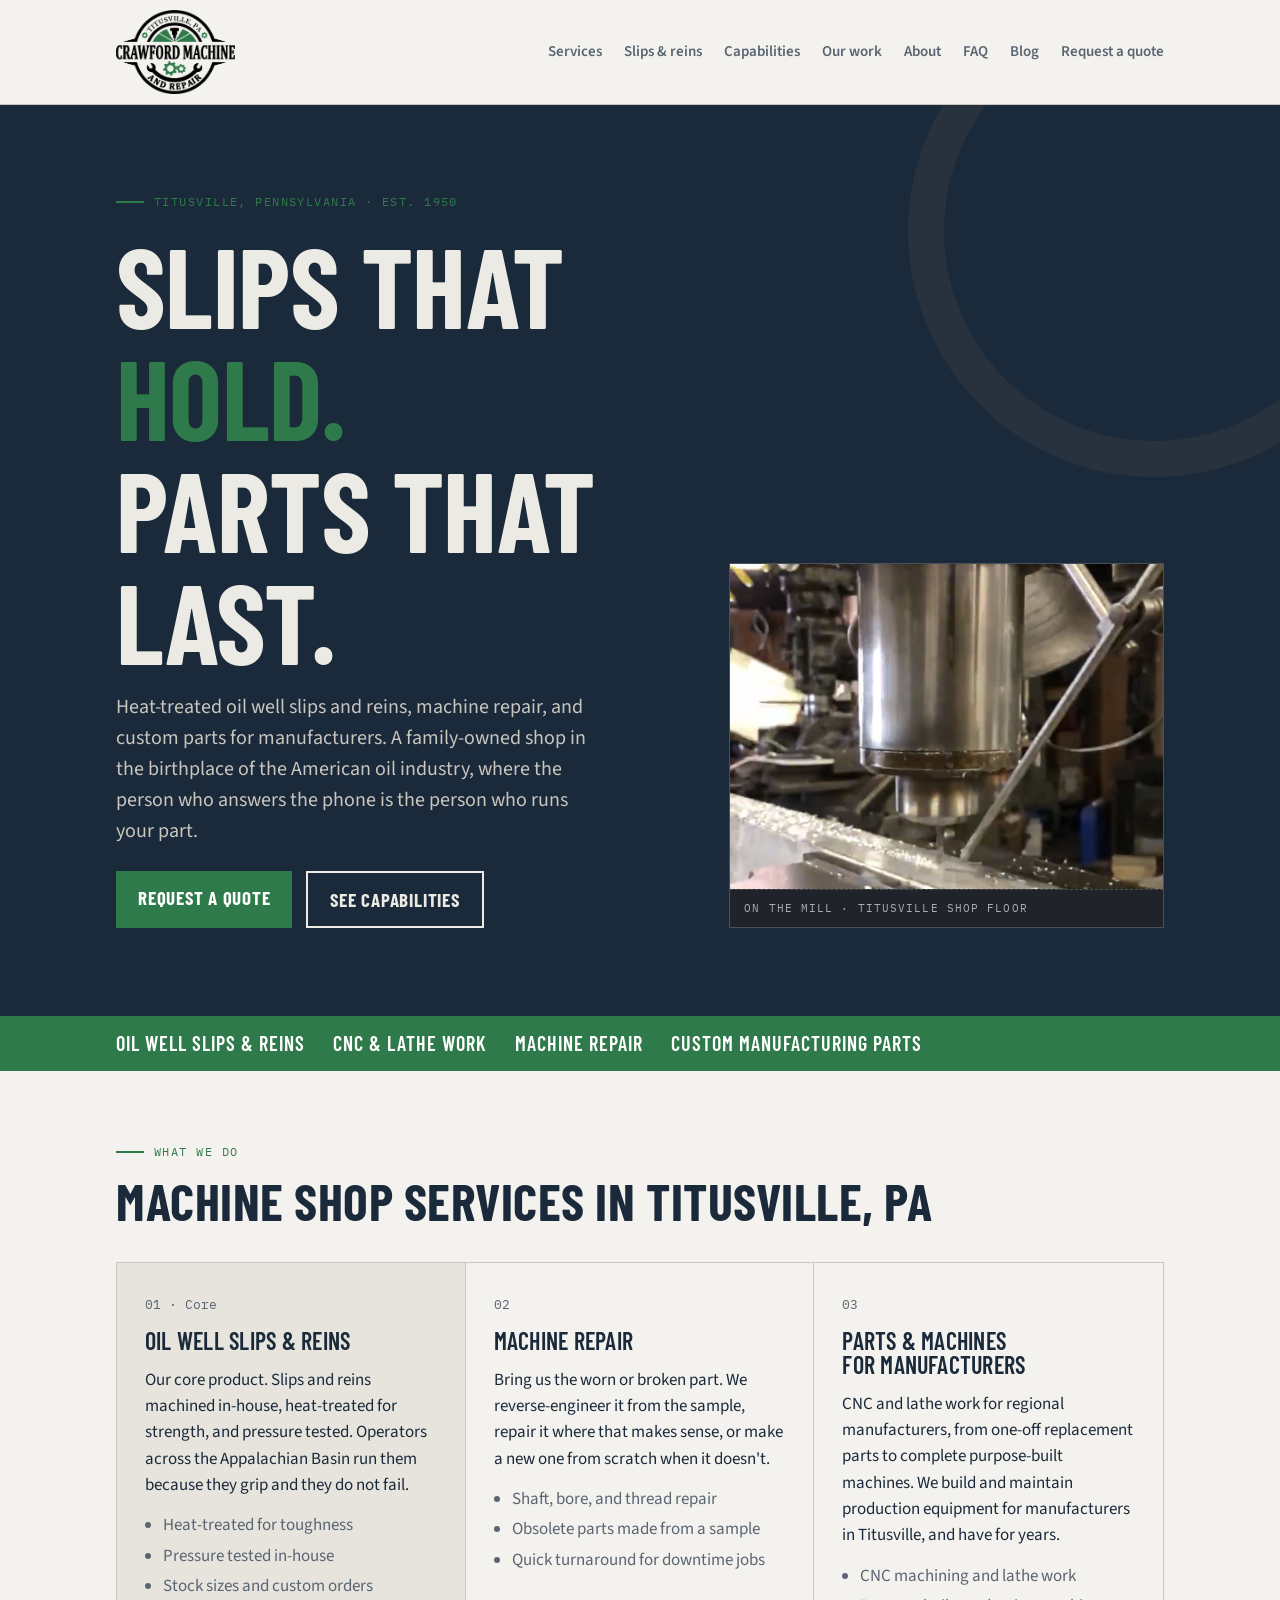
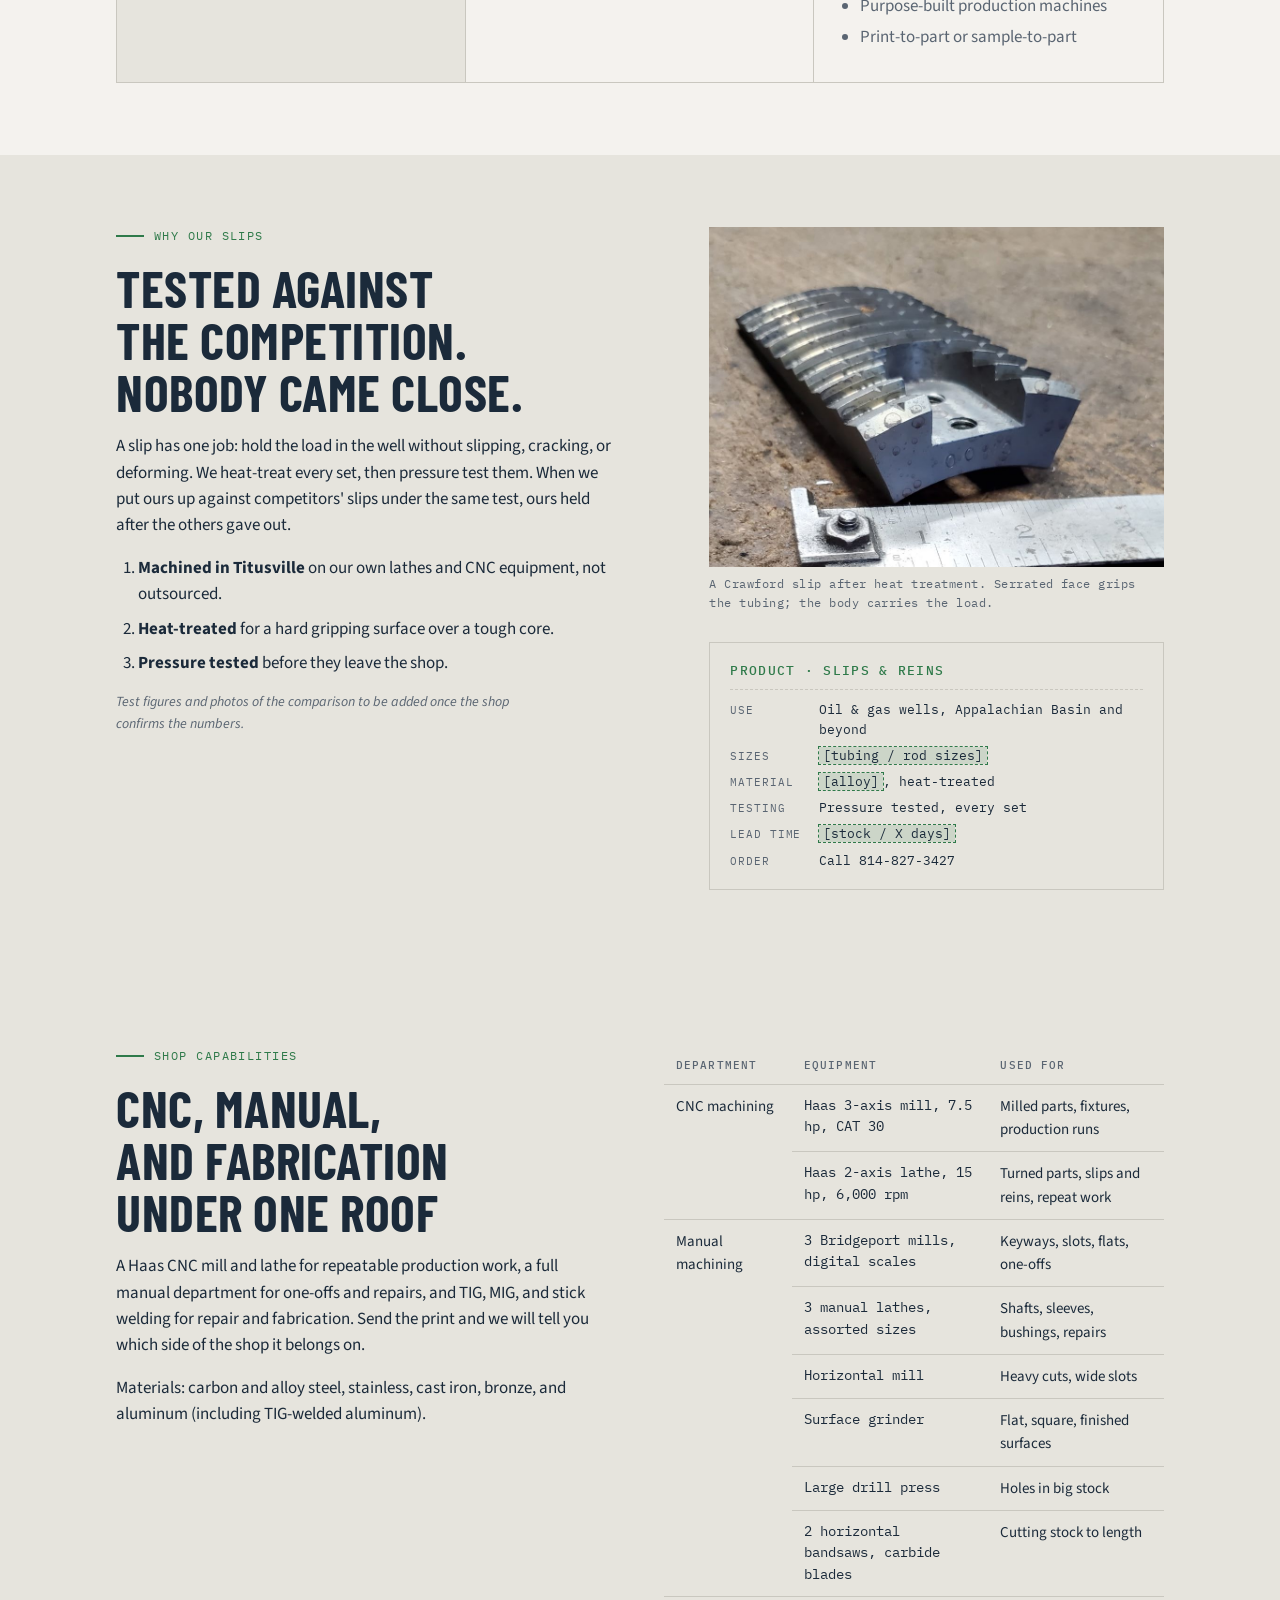
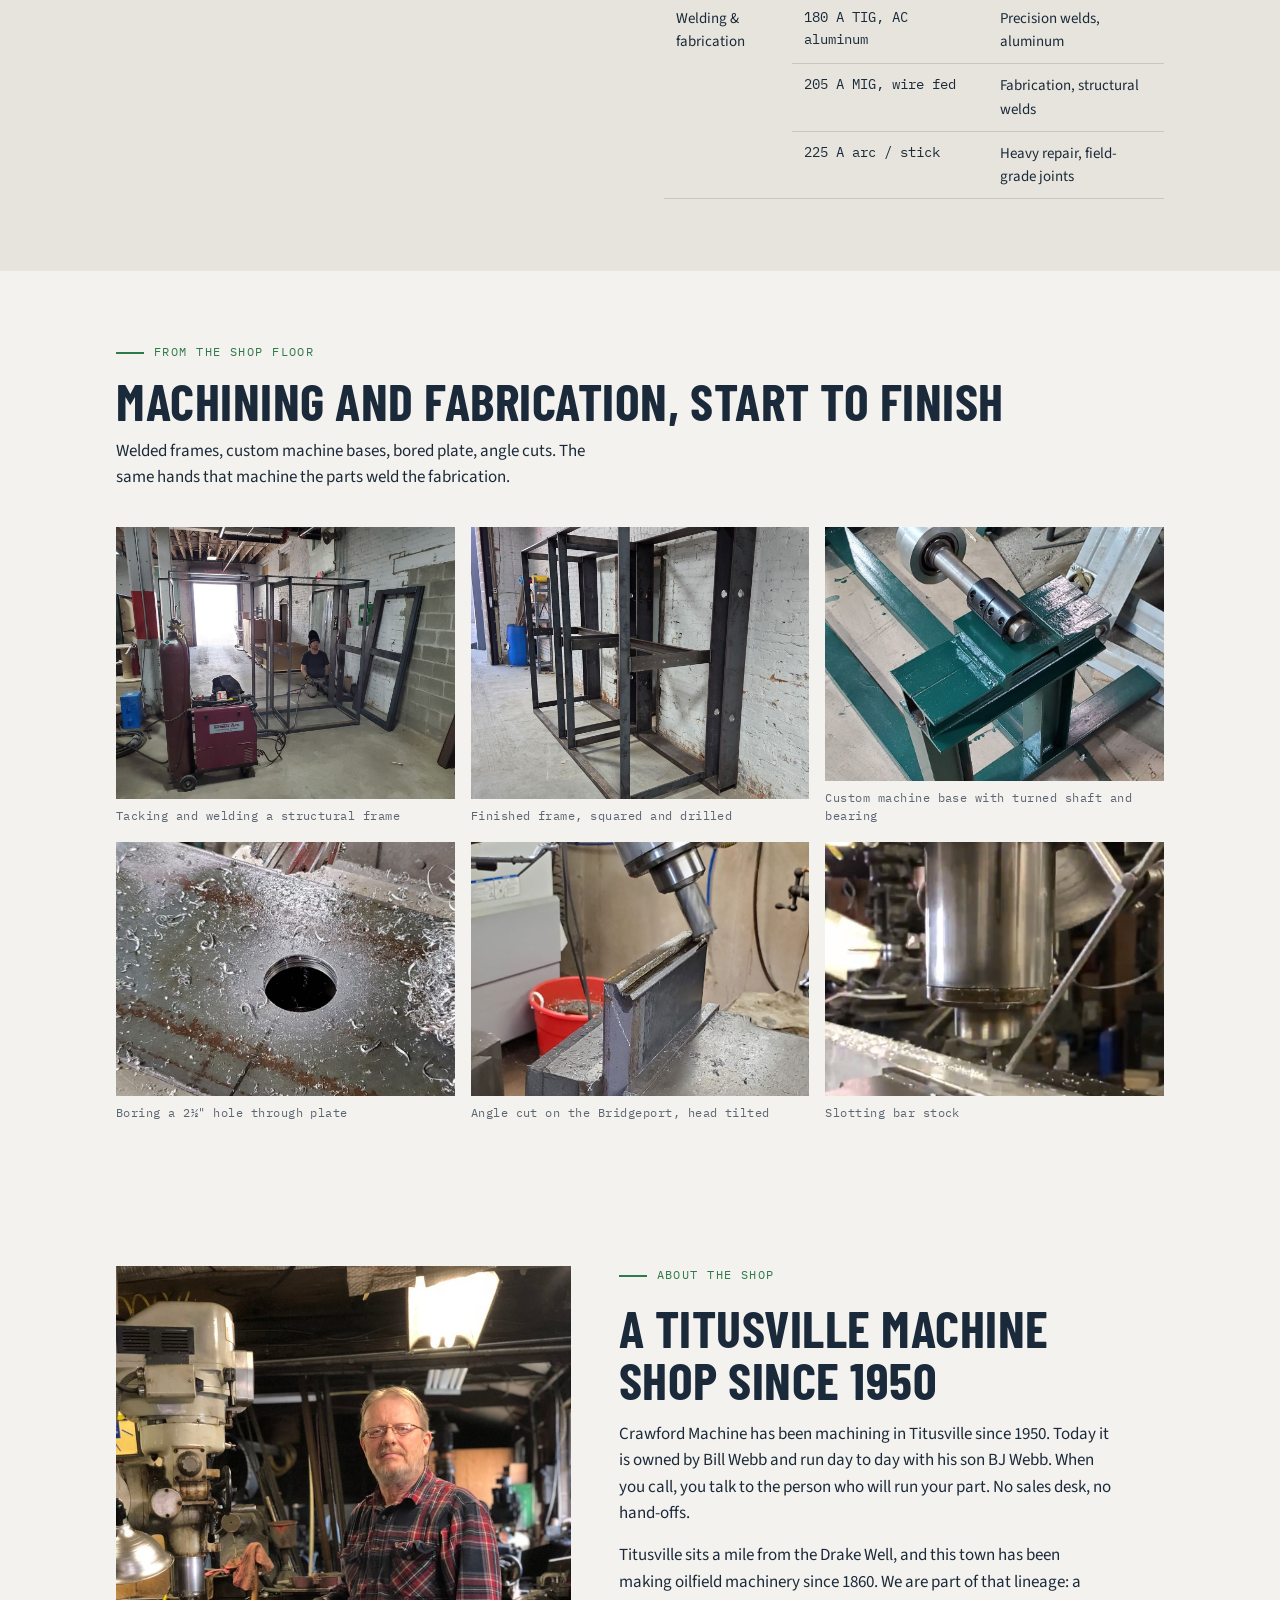
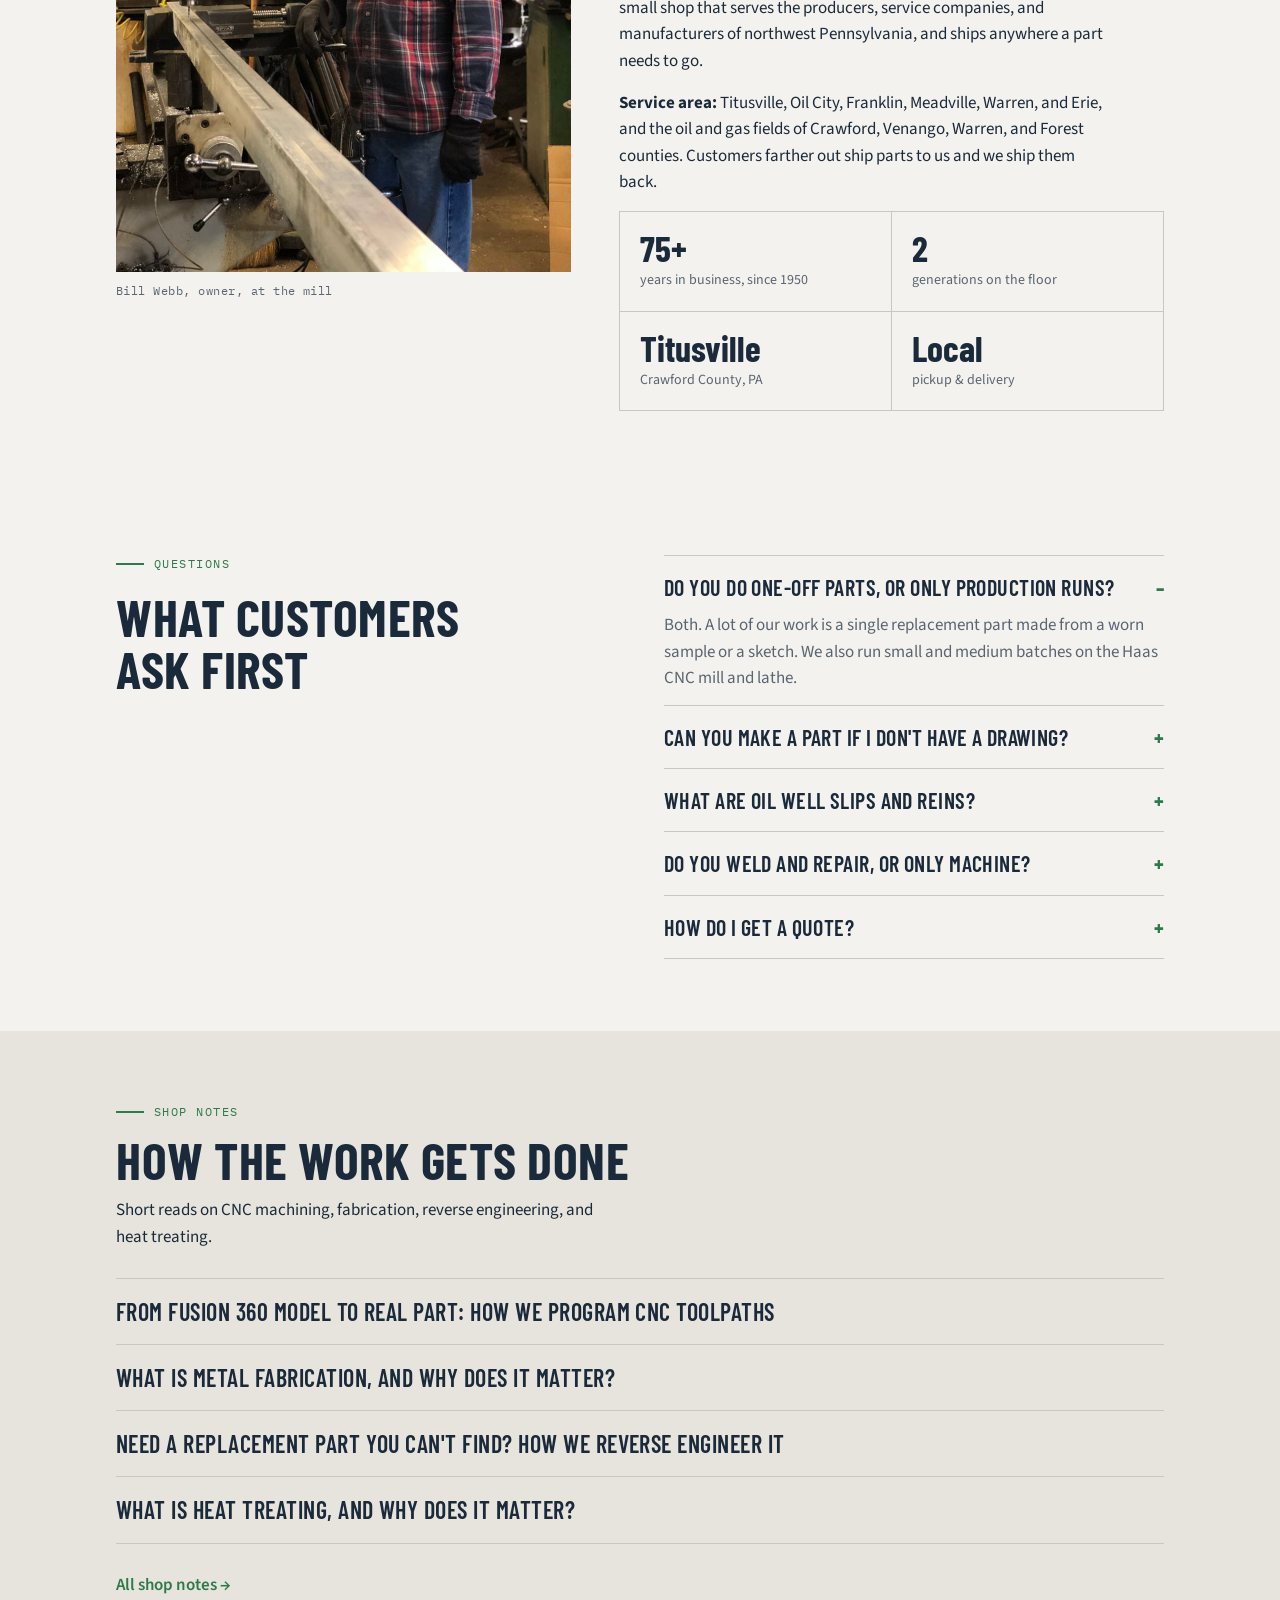
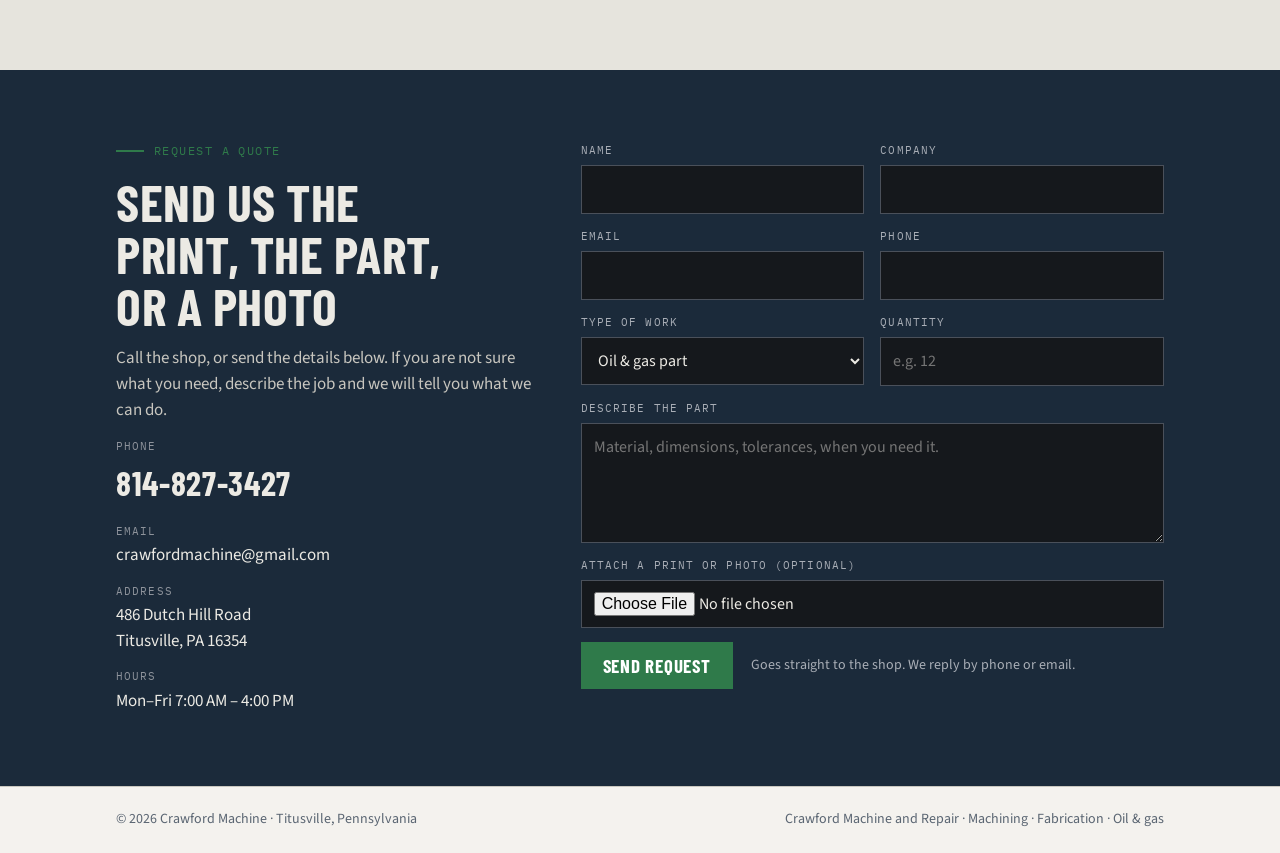
<file: index.html>
<!doctype html>
<html lang="en">
<head>
<meta charset="utf-8">
<meta name="viewport" content="width=device-width, initial-scale=1">
<title>Crawford Machine | Machine Shop in Titusville, PA – CNC Machining, Oil Well Slips, Welding &amp; Repair</title>
<meta name="description" content="Family-owned machine shop in Titusville, PA since 1950. CNC and manual machining, heat-treated oil well slips and reins, welding and machine repair for northwest Pennsylvania. Call 814-827-3427.">
<link rel="canonical" href="https://crawfordmachine.com/">
<link rel="icon" href="/favicon.ico" sizes="32x32">
<link rel="icon" href="/favicon-32.png" type="image/png" sizes="32x32">
<link rel="icon" href="/favicon-512.png" type="image/png" sizes="512x512">
<link rel="apple-touch-icon" href="/apple-touch-icon.png">
<meta property="og:title" content="Crawford Machine · Titusville, PA">
<meta property="og:description" content="Oil well slips and reins, machine repair, CNC and lathe work. Family owned in Titusville, Pennsylvania.">
<meta property="og:image" content="https://crawfordmachine.com/og-image.png">
<script type="application/ld+json">
{"@context":"https://schema.org","@type":"LocalBusiness","name":"Crawford Machine","alternateName":"Crawford Machine and Repair","telephone":"+1-814-827-3427","email":"crawfordmachine@gmail.com","url":"https://crawfordmachine.com","logo":"https://crawfordmachine.com/og-image.png","address":{"@type":"PostalAddress","streetAddress":"486 Dutch Hill Road","addressLocality":"Titusville","addressRegion":"PA","postalCode":"16354","addressCountry":"US"},"areaServed":["Titusville PA","Oil City PA","Franklin PA","Meadville PA","Warren PA","Erie PA","Crawford County PA","Venango County PA"],"makesOffer":[{"@type":"Offer","itemOffered":{"@type":"Product","name":"Oil well slips and reins","description":"Heat-treated, pressure-tested slips and reins machined in Titusville, PA."}},{"@type":"Offer","itemOffered":{"@type":"Service","name":"CNC and manual machining"}},{"@type":"Offer","itemOffered":{"@type":"Service","name":"Welding and machine repair"}}],"openingHoursSpecification":{"@type":"OpeningHoursSpecification","dayOfWeek":["Monday","Tuesday","Wednesday","Thursday","Friday"],"opens":"07:00","closes":"16:00"},"foundingDate":"1950","description":"Machine shop making heat-treated oil well slips and reins, machine repair, and CNC and lathe parts for manufacturers."}
</script>
<script type="application/ld+json">
{"@context":"https://schema.org","@type":"FAQPage","mainEntity":[{"@type":"Question","name":"Do you do one-off parts, or only production runs?","acceptedAnswer":{"@type":"Answer","text":"Both. A lot of our work is a single replacement part made from a worn sample or a sketch. We also run small and medium batches on the Haas CNC mill and lathe."}},{"@type":"Question","name":"Can you make a part if I don't have a drawing?","acceptedAnswer":{"@type":"Answer","text":"Yes. Bring the old part, or a photo and the critical dimensions, and we will reverse-engineer it."}},{"@type":"Question","name":"What are oil well slips and reins?","acceptedAnswer":{"@type":"Answer","text":"Slips are the wedge-shaped grips that hold tubing or rod in the well; reins connect and carry them. Ours are machined in Titusville, heat-treated, and pressure tested."}},{"@type":"Question","name":"Do you weld and repair, or only machine?","acceptedAnswer":{"@type":"Answer","text":"We do all three: TIG, MIG and stick welding, and we re-machine repaired parts in the same shop."}}]}
</script>
<link rel="stylesheet" href="https://fonts.googleapis.com/css2?family=Barlow+Condensed:wght@600;700&family=Source+Sans+3:ital,wght@0,400;0,600;1,400&family=IBM+Plex+Mono:wght@400;500&display=swap">
<style>
/* Layout: a shop traveler — flat full-width bands, hard edges, a single hazard-orange accent; content column 1080px, a mono "spec" face for numbers. */
:root{
  --bg:#F4F2EE;          /* unbleached shop paper */
  --bg-2:#e6e4dd;        /* darker band */
  --ink:#1B2A3A;         /* graphite */
  --ink-2:#5A6572;       /* muted steel */
  --line:#c9c7bf;
  --steel:#1B2A3A;       /* dark band */
  --steel-fg:#eceae4;
  --accent:#2F7A4A;      /* logo green */
  --logo-light:block; --logo-dark:none;
  --accent-fg:#ffffff;
  --display:"Barlow Condensed","Arial Narrow",Impact,sans-serif;
  --body:"Source Sans 3","Segoe UI",Helvetica,Arial,sans-serif;
  --mono:"IBM Plex Mono",ui-monospace,Menlo,Consolas,monospace;
}
@media (prefers-color-scheme: dark){ :root:not([data-theme="light"]){
  --bg:#1a1c1f; --bg-2:#22252a; --ink:#ebe9e3; --ink-2:#a7aab0; --line:#3a3e45;
  --steel:#0f1114; --steel-fg:#ebe9e3; --accent:#7FC08F; --accent-fg:#1B2A3A; --logo-light:none; --logo-dark:block; color-scheme:dark } }
:root[data-theme="dark"]{
  --bg:#1a1c1f; --bg-2:#22252a; --ink:#ebe9e3; --ink-2:#a7aab0; --line:#3a3e45;
  --steel:#0f1114; --steel-fg:#ebe9e3; --accent:#7FC08F; --accent-fg:#1B2A3A; --logo-light:none; --logo-dark:block; color-scheme:dark }

*{box-sizing:border-box}
body{background:var(--bg);color:var(--ink);font-family:var(--body);font-size:17px;line-height:1.55;margin:0}
a{color:inherit}
h1,h2,h3{font-family:var(--display);font-weight:700;line-height:1;margin:0;text-wrap:balance;text-transform:uppercase;letter-spacing:.01em}
h2{font-size:clamp(34px,5vw,52px)}
h3{font-size:24px;font-weight:600}
p{margin:0;max-width:62ch}
.wrap{max-width:1080px;margin:0 auto;padding-left:max(16px,env(safe-area-inset-left,0px));padding-right:max(16px,env(safe-area-inset-right,0px))}
.band{padding-block:72px}
.eyebrow{font-family:var(--mono);font-size:12px;letter-spacing:.12em;text-transform:uppercase;color:var(--accent);display:flex;align-items:center;gap:10px}
.eyebrow::before{content:"";width:28px;height:2px;background:var(--accent)}
.stack{display:flex;flex-direction:column;gap:16px}

/* header */
header{border-bottom:1px solid var(--line);background:var(--bg)}
header .wrap{display:flex;align-items:center;justify-content:space-between;gap:16px;padding-block:10px;flex-wrap:wrap}
.brand{display:block;text-decoration:none}
.brand img{height:84px;width:auto;display:block}
.brand .logo-light{display:var(--logo-light)}
.brand .logo-dark{display:var(--logo-dark)}
nav{display:flex;gap:22px;font-weight:600;font-size:15px;flex-wrap:wrap}
nav a{text-decoration:none;color:var(--ink-2)}
nav a:hover,nav a:focus-visible{color:var(--ink)}
.btn{display:inline-block;background:var(--accent);color:var(--accent-fg);font-family:var(--display);font-weight:700;font-size:19px;letter-spacing:.04em;text-transform:uppercase;padding:12px 22px;text-decoration:none;border:0;cursor:pointer}
.btn:hover{filter:brightness(.93)}
.btn.ghost{background:transparent;color:var(--ink);border:2px solid var(--ink)}
:focus-visible{outline:3px solid var(--accent);outline-offset:3px}

/* hero */
.hero{background:var(--steel);color:var(--steel-fg);position:relative;overflow:hidden}
.hero .wrap{display:grid;grid-template-columns:1.3fr 1fr;gap:48px;padding-block:88px;align-items:end}
.hero h1{font-size:clamp(54px,9vw,112px);letter-spacing:-.005em}
.hero h1 span{color:var(--accent)}
.hero p{font-size:20px;color:#c8c6bf;max-width:48ch}
.hero .cta{display:flex;gap:14px;flex-wrap:wrap;margin-top:8px}
.hero .ghost{color:var(--steel-fg);border-color:var(--steel-fg)}
.tag{font-family:var(--mono);font-size:13px;border:1px solid #4a505a;padding:18px 20px;display:grid;grid-template-columns:auto 1fr;gap:6px 18px;background:#20242a;color:#d8d6cf}
.tag dt{color:#8e939b;text-transform:uppercase;letter-spacing:.08em;font-size:11px;padding-top:2px}
.tag dd{margin:0}
.tag .title{grid-column:1/-1;color:var(--accent);font-weight:500;letter-spacing:.1em;text-transform:uppercase;border-bottom:1px dashed #4a505a;padding-bottom:8px;margin-bottom:4px}
.hero::after{content:"";position:absolute;right:-120px;top:-120px;width:420px;height:420px;border:36px solid #343a43;border-radius:50%;opacity:.5;pointer-events:none}

/* strip */
.strip{background:var(--accent);color:var(--accent-fg);font-family:var(--display);font-weight:600;font-size:20px;text-transform:uppercase;letter-spacing:.05em}
.strip .wrap{display:flex;gap:28px;flex-wrap:wrap;padding-block:12px}

/* services */
.services{display:grid;grid-template-columns:repeat(3,1fr);gap:0;border:1px solid var(--line)}
.svc{padding:32px 28px;border-right:1px solid var(--line);display:flex;flex-direction:column;gap:14px;min-width:0}
.svc:last-child{border-right:0}
.svc .num{font-family:var(--mono);color:var(--ink-2);font-size:13px}
.svc ul{margin:0;padding-left:18px;color:var(--ink-2);display:flex;flex-direction:column;gap:4px}
.svc.primary{background:var(--bg-2)}

/* capabilities table */
.caps{background:var(--bg-2)}
.grid2{display:grid;grid-template-columns:1fr 1fr;gap:48px;align-items:start}
table{border-collapse:collapse;width:100%;font-size:15px}
th,td{text-align:left;padding:10px 12px;border-bottom:1px solid var(--line);vertical-align:top}
th{font-family:var(--mono);font-size:11px;letter-spacing:.1em;text-transform:uppercase;color:var(--ink-2);font-weight:500}
td.m{font-family:var(--mono);font-variant-numeric:tabular-nums;font-size:14px}
.tblwrap{overflow-x:auto}
.note{font-size:14px;color:var(--ink-2);font-style:italic}

/* gallery */
.gallery{display:grid;grid-template-columns:repeat(3,1fr);gap:16px;align-items:stretch}
.gallery figure{margin:0;display:flex;flex-direction:column;gap:8px;min-width:0}
.gallery img{width:100%;height:100%;min-height:0;object-fit:cover;display:block;aspect-ratio:4/3;max-width:100%}
.gallery figcaption{font-family:var(--mono);font-size:12px;color:var(--ink-2);letter-spacing:.04em}

/* about */
.about .grid2{grid-template-columns:1fr 1.2fr}
.facts{display:grid;grid-template-columns:1fr 1fr;gap:1px;background:var(--line);border:1px solid var(--line)}
.fact{background:var(--bg);padding:18px 20px}
.fact b{display:block;font-family:var(--display);font-size:36px;font-weight:700;line-height:1}
.fact span{font-size:14px;color:var(--ink-2)}

/* faq */
.faq{display:flex;flex-direction:column;border-top:1px solid var(--line)}
.faq details{border-bottom:1px solid var(--line);padding:14px 0}
.faq summary{cursor:pointer;font-family:var(--display);font-size:22px;font-weight:600;text-transform:uppercase;letter-spacing:.02em;list-style:none;display:flex;justify-content:space-between;gap:16px}
.faq summary::after{content:"+";color:var(--accent);font-weight:700}
.faq details[open] summary::after{content:"–"}
.faq p{margin-top:8px;color:var(--ink-2)}

/* shop notes */
.notes{background:var(--bg-2)}
.notelist{list-style:none;margin:0;padding:0;border-top:1px solid var(--line)}
.notelist li{border-bottom:1px solid var(--line);padding:14px 0}
.notelist a{font-family:var(--display);font-size:24px;font-weight:600;text-transform:uppercase;letter-spacing:.02em;text-decoration:none}
.notelist a:hover,.notelist a:focus-visible{color:var(--accent)}
.more{font-weight:600;color:var(--accent);text-decoration:none}

/* quote form */
.rfq{background:var(--steel);color:var(--steel-fg)}
.rfq .grid2{grid-template-columns:1fr 1.4fr}
.rfq p{color:#c8c6bf}
form{display:grid;grid-template-columns:1fr 1fr;gap:14px 16px}
label{display:flex;flex-direction:column;gap:6px;font-family:var(--mono);font-size:11px;letter-spacing:.1em;text-transform:uppercase;color:#a9aeb6;min-width:0}
label.full{grid-column:1/-1}
input,textarea,select{font:inherit;font-family:var(--body);font-size:16px;padding:11px 12px;background:#15181c;color:var(--steel-fg);border:1px solid #4a505a;width:100%;min-width:0}
textarea{min-height:120px;resize:vertical}
input:focus,textarea:focus,select:focus{border-color:var(--accent);outline:0}
.formfoot{grid-column:1/-1;display:flex;align-items:center;gap:18px;flex-wrap:wrap;font-size:14px;color:#a9aeb6}
.contact{font-size:17px;display:flex;flex-direction:column;gap:14px}
.contact .big{font-family:var(--display);font-size:34px;font-weight:700;letter-spacing:.02em}
.contact small{display:block;font-family:var(--mono);font-size:11px;letter-spacing:.1em;text-transform:uppercase;color:#8e939b;margin-bottom:2px}
.toast{grid-column:1/-1;background:var(--accent);color:var(--accent-fg);padding:14px 16px;font-weight:600}
.ph{background:rgba(47,122,74,.14);outline:1px dashed var(--accent);padding:0 4px}

/* photos */
.photo{display:block;width:100%;height:auto;max-width:100%}
.hero-photo{margin:0;position:relative;border:1px solid #4a505a;background:#20242a}
.hero-photo img{display:block;width:100%;height:auto;aspect-ratio:4/3;object-fit:cover}
.hero-photo figcaption{font-family:var(--mono);font-size:11px;letter-spacing:.1em;text-transform:uppercase;color:#a9aeb6;padding:10px 14px;border-top:1px dashed #4a505a}
.spec{display:grid;grid-template-columns:auto 1fr;gap:6px 18px;font-family:var(--mono);font-size:13px;border:1px solid var(--line);padding:18px 20px}
.spec dt{color:var(--ink-2);text-transform:uppercase;letter-spacing:.08em;font-size:11px;padding-top:2px}
.spec dd{margin:0}
.spec .title{grid-column:1/-1;color:var(--accent);font-weight:500;letter-spacing:.1em;text-transform:uppercase;border-bottom:1px dashed var(--line);padding-bottom:8px;margin-bottom:4px}
.portrait{margin:0;display:flex;flex-direction:column;gap:10px}
.portrait img{width:100%;height:auto;aspect-ratio:3/4;object-fit:cover;object-position:60% 30%;display:block}
.portrait figcaption{font-family:var(--mono);font-size:12px;color:var(--ink-2);letter-spacing:.04em}
.proof{background:var(--bg-2)}
.proof .grid2{grid-template-columns:1.2fr 1fr}
.slipfig{margin:0;display:flex;flex-direction:column;gap:8px}
.slipfig img{width:100%;height:auto;display:block;max-width:100%}
.slipfig figcaption{font-family:var(--mono);font-size:12px;color:var(--ink-2);letter-spacing:.04em}
.proof ol{margin:0;padding-left:22px;display:flex;flex-direction:column;gap:8px}
.phone{color:inherit;text-decoration:none}

/* footer */
footer{border-top:1px solid var(--line);font-size:14px;color:var(--ink-2)}
footer .wrap{display:flex;justify-content:space-between;gap:16px;flex-wrap:wrap;padding-block:22px}

@media (max-width:820px){
  .hero .wrap,.grid2,.about .grid2,.rfq .grid2,.proof .grid2{grid-template-columns:1fr;gap:32px}
  .services{grid-template-columns:1fr}
  .gallery{grid-template-columns:1fr}

  .brand img{height:64px}
  .svc{border-right:0;border-bottom:1px solid var(--line)}
  .svc:last-child{border-bottom:0}
  form{grid-template-columns:1fr}
  .band{padding-block:52px}
  .hero::after{display:none}
}
@media (prefers-reduced-motion:no-preference){ .btn{transition:filter .15s} }
</style>
</head>
<body>

<header>
  <div class="wrap">
    <a class="brand" href="#top" aria-label="Crawford Machine home"><img class="logo-light" src="badge.png" alt="Crawford Machine and Repair, Titusville, PA" width="1072" height="756"><img class="logo-dark" src="badge-reversed.png" alt="" width="1072" height="756"></a>
    <nav>
      <a href="#services">Services</a>
      <a href="#slips">Slips &amp; reins</a>
      <a href="#capabilities">Capabilities</a>
      <a href="#work">Our work</a>
      <a href="#about">About</a>
      <a href="#faq">FAQ</a>
      <a href="/blog/">Blog</a>
      <a href="#quote">Request a quote</a>
    </nav>
  </div>
</header>

<section class="hero" id="top">
  <div class="wrap">
    <div class="stack">
      <div class="eyebrow">Titusville, Pennsylvania · Est. 1950</div>
      <h1>Slips that <span>hold.</span><br>Parts that last.</h1>
      <p>Heat-treated oil well slips and reins, machine repair, and custom parts for manufacturers. A family-owned shop in the birthplace of the American oil industry, where the person who answers the phone is the person who runs your part.</p>
      <div class="cta">
        <a class="btn" href="#quote">Request a quote</a>
        <a class="btn ghost" href="#capabilities">See capabilities</a>
      </div>
    </div>
    <figure class="hero-photo">
      <img src="mill.jpg" alt="End mill cutting a slot in a long steel bar on the vertical mill at Crawford Machine" width="1200" height="900">
      <figcaption>On the mill · Titusville shop floor</figcaption>
    </figure>
  </div>
</section>

<div class="strip"><div class="wrap">
  <span>Oil well slips &amp; reins</span><span>CNC &amp; lathe work</span><span>Machine repair</span><span>Custom manufacturing parts</span>
</div></div>

<section class="band" id="services">
  <div class="wrap stack" style="gap:36px">
    <div class="stack" style="gap:12px">
      <div class="eyebrow">What we do</div>
      <h2>Machine shop services in Titusville, PA</h2>
    </div>
    <div class="services">
      <div class="svc primary">
        <div class="num">01 · Core</div>
        <h3>Oil well slips &amp; reins</h3>
        <p>Our core product. Slips and reins machined in-house, heat-treated for strength, and pressure tested. Operators across the Appalachian Basin run them because they grip and they do not fail.</p>
        <ul>
          <li>Heat-treated for toughness</li>
          <li>Pressure tested in-house</li>
          <li>Stock sizes and custom orders</li>
        </ul>
      </div>
      <div class="svc">
        <div class="num">02</div>
        <h3>Machine repair</h3>
        <p>Bring us the worn or broken part. We reverse-engineer it from the sample, repair it where that makes sense, or make a new one from scratch when it doesn't.</p>
        <ul>
          <li>Shaft, bore, and thread repair</li>
          <li>Obsolete parts made from a sample</li>
          <li>Quick turnaround for downtime jobs</li>
        </ul>
      </div>
      <div class="svc">
        <div class="num">03</div>
        <h3>Parts &amp; machines for manufacturers</h3>
        <p>CNC and lathe work for regional manufacturers, from one-off replacement parts to complete purpose-built machines. We build and maintain production equipment for manufacturers in Titusville, and have for years.</p>
        <ul>
          <li>CNC machining and lathe work</li>
          <li>Purpose-built production machines</li>
          <li>Print-to-part or sample-to-part</li>
        </ul>
      </div>
    </div>
  </div>
</section>

<section class="band proof" id="slips">
  <div class="wrap grid2">
    <div class="stack">
      <div class="eyebrow">Why our slips</div>
      <h2>Tested against the competition. Nobody came close.</h2>
      <p>A slip has one job: hold the load in the well without slipping, cracking, or deforming. We heat-treat every set, then pressure test them. When we put ours up against competitors' slips under the same test, ours held after the others gave out.</p>
      <ol>
        <li><b>Machined in Titusville</b> on our own lathes and CNC equipment, not outsourced.</li>
        <li><b>Heat-treated</b> for a hard gripping surface over a tough core.</li>
        <li><b>Pressure tested</b> before they leave the shop.</li>
      </ol>
      <p class="note">Test figures and photos of the comparison to be added once the shop confirms the numbers.</p>
    </div>
    <div class="stack">
    <figure class="slipfig"><img src="slip.jpg" alt="A Crawford Machine oil well slip with serrated gripping teeth, next to a ruler showing it is about 2.5 inches wide" width="969" height="726"><figcaption>A Crawford slip after heat treatment. Serrated face grips the tubing; the body carries the load.</figcaption></figure>
    <dl class="spec">
      <div class="title">Product · slips &amp; reins</div>
      <dt>Use</dt><dd>Oil &amp; gas wells, Appalachian Basin and beyond</dd>
      <dt>Sizes</dt><dd><span class="ph">[tubing / rod sizes]</span></dd>
      <dt>Material</dt><dd><span class="ph">[alloy]</span>, heat-treated</dd>
      <dt>Testing</dt><dd>Pressure tested, every set</dd>
      <dt>Lead time</dt><dd><span class="ph">[stock / X days]</span></dd>
      <dt>Order</dt><dd>Call <a class="phone" href="tel:+18148273427">814-827-3427</a></dd>
    </dl>
    </div>
  </div>
</section>

<section class="band caps" id="capabilities">
  <div class="wrap grid2">
    <div class="stack">
      <div class="eyebrow">Shop capabilities</div>
      <h2>CNC, manual, and fabrication under one roof</h2>
      <p>A Haas CNC mill and lathe for repeatable production work, a full manual department for one-offs and repairs, and TIG, MIG, and stick welding for repair and fabrication. Send the print and we will tell you which side of the shop it belongs on.</p>
      <p>Materials: carbon and alloy steel, stainless, cast iron, bronze, and aluminum (including TIG-welded aluminum).</p>
    </div>
    <div class="tblwrap">
      <table>
        <thead><tr><th>Department</th><th>Equipment</th><th>Used for</th></tr></thead>
        <tbody>
          <tr><td rowspan="2">CNC machining</td><td class="m">Haas 3-axis mill, 7.5 hp, CAT 30</td><td>Milled parts, fixtures, production runs</td></tr>
          <tr><td class="m">Haas 2-axis lathe, 15 hp, 6,000 rpm</td><td>Turned parts, slips and reins, repeat work</td></tr>
          <tr><td rowspan="6">Manual machining</td><td class="m">3 Bridgeport mills, digital scales</td><td>Keyways, slots, flats, one-offs</td></tr>
          <tr><td class="m">3 manual lathes, assorted sizes</td><td>Shafts, sleeves, bushings, repairs</td></tr>
          <tr><td class="m">Horizontal mill</td><td>Heavy cuts, wide slots</td></tr>
          <tr><td class="m">Surface grinder</td><td>Flat, square, finished surfaces</td></tr>
          <tr><td class="m">Large drill press</td><td>Holes in big stock</td></tr>
          <tr><td class="m">2 horizontal bandsaws, carbide blades</td><td>Cutting stock to length</td></tr>
          <tr><td rowspan="3">Welding &amp; fabrication</td><td class="m">180 A TIG, AC aluminum</td><td>Precision welds, aluminum</td></tr>
          <tr><td class="m">205 A MIG, wire fed</td><td>Fabrication, structural welds</td></tr>
          <tr><td class="m">225 A arc / stick</td><td>Heavy repair, field-grade joints</td></tr>
        </tbody>
      </table>
    </div>
  </div>
</section>

<section class="band" id="work">
  <div class="wrap stack" style="gap:36px">
    <div class="stack" style="gap:12px">
      <div class="eyebrow">From the shop floor</div>
      <h2>Machining and fabrication, start to finish</h2>
      <p>Welded frames, custom machine bases, bored plate, angle cuts. The same hands that machine the parts weld the fabrication.</p>
    </div>
    <div class="gallery">
      <figure><img src="fab-welding.jpg" alt="Welding a large steel frame on the shop floor with a Thermal Arc welder in the foreground" width="1400" height="1050" loading="lazy"><figcaption>Tacking and welding a structural frame</figcaption></figure>
      <figure><img src="fab-frame.jpg" alt="Finished welded steel frame with drilled mounting holes" width="1400" height="1050" loading="lazy"><figcaption>Finished frame, squared and drilled</figcaption></figure>
      <figure><img src="fab-machine-base.jpg" alt="Painted green steel machine base with a machined shaft and bearing assembly mounted on top" width="969" height="726" loading="lazy"><figcaption>Custom machine base with turned shaft and bearing</figcaption></figure>
      <figure><img src="mill-boring.jpg" alt="Annular cutter boring a 2.5 inch hole through steel plate on the mill" width="969" height="726" loading="lazy"><figcaption>Boring a 2½" hole through plate</figcaption></figure>
      <figure><img src="mill-angle.jpg" alt="Bridgeport mill with head tilted, cutting an angled edge on a steel plate in a vise" width="969" height="726" loading="lazy"><figcaption>Angle cut on the Bridgeport, head tilted</figcaption></figure>
      <figure><img src="mill.jpg" alt="End mill cutting a slot in a long steel bar" width="1200" height="900" loading="lazy"><figcaption>Slotting bar stock</figcaption></figure>
    </div>
  </div>
</section>

<section class="band about" id="about">
  <div class="wrap grid2">
    <figure class="portrait">
      <img src="dad.jpg" alt="The owner of Crawford Machine standing beside the vertical mill in the Titusville shop" width="1200" height="1600">
      <figcaption>Bill Webb, owner, at the mill</figcaption>
    </figure>
    <div class="stack">
      <div class="eyebrow">About the shop</div>
      <h2>A Titusville machine shop since 1950</h2>
      <p>Crawford Machine has been machining in Titusville since 1950. Today it is owned by Bill Webb and run day to day with his son BJ Webb. When you call, you talk to the person who will run your part. No sales desk, no hand-offs.</p>
      <p>Titusville sits a mile from the Drake Well, and this town has been making oilfield machinery since 1860. We are part of that lineage: a small shop that serves the producers, service companies, and manufacturers of northwest Pennsylvania, and ships anywhere a part needs to go.</p>
      <p><b>Service area:</b> Titusville, Oil City, Franklin, Meadville, Warren, and Erie, and the oil and gas fields of Crawford, Venango, Warren, and Forest counties. Customers farther out ship parts to us and we ship them back.</p>
      <div class="facts">
        <div class="fact"><b>75+</b><span>years in business, since 1950</span></div>
        <div class="fact"><b>2</b><span>generations on the floor</span></div>
        <div class="fact"><b>Titusville</b><span>Crawford County, PA</span></div>
        <div class="fact"><b>Local</b><span>pickup &amp; delivery</span></div>
      </div>
    </div>
  </div>
</section>

<section class="band" id="faq">
  <div class="wrap grid2">
    <div class="stack">
      <div class="eyebrow">Questions</div>
      <h2>What customers ask first</h2>
    </div>
    <div class="faq">
      <details open><summary>Do you do one-off parts, or only production runs?</summary><p>Both. A lot of our work is a single replacement part made from a worn sample or a sketch. We also run small and medium batches on the Haas CNC mill and lathe.</p></details>
      <details><summary>Can you make a part if I don't have a drawing?</summary><p>Yes. Bring the old part, or a photo and the critical dimensions, and we will reverse-engineer it. If you have a print, PDF or DXF is easiest.</p></details>
      <details><summary>What are oil well slips and reins?</summary><p>Slips are the wedge-shaped grips that hold tubing or rod in the well; reins connect and carry them. Ours are machined in Titusville, heat-treated, and pressure tested before they ship.</p></details>
      <details><summary>Do you weld and repair, or only machine?</summary><p>We do all three. TIG (including aluminum), MIG, and stick welding, and we re-machine repaired parts in the same shop.</p></details>
      <details><summary>How do I get a quote?</summary><p>Call 814-827-3427 during shop hours, email crawfordmachine@gmail.com, or use the form below. Attach a print or photo if you have one.</p></details>
    </div>
  </div>
</section>

<section class="band notes" id="notes">
  <div class="wrap stack" style="gap:28px">
    <div class="stack" style="gap:12px">
      <div class="eyebrow">Shop notes</div>
      <h2>How the work gets done</h2>
      <p>Short reads on CNC machining, fabrication, reverse engineering, and heat treating.</p>
    </div>
    <ul class="notelist">
      <li><a href="/blog/fusion-360-cam-toolpaths-cnc-machining/">From Fusion 360 model to real part: how we program CNC toolpaths</a></li>
      <li><a href="/blog/what-is-metal-fabrication/">What is metal fabrication, and why does it matter?</a></li>
      <li><a href="/blog/reverse-engineering-replacement-parts/">Need a replacement part you can't find? How we reverse engineer it</a></li>
      <li><a href="/blog/what-is-heat-treating/">What is heat treating, and why does it matter?</a></li>
    </ul>
    <p><a class="more" href="/blog/">All shop notes →</a></p>
  </div>
</section>

<section class="band rfq" id="quote">
  <div class="wrap grid2">
    <div class="contact">
      <div class="eyebrow">Request a quote</div>
      <h2>Send us the print, the part, or a photo</h2>
      <p>Call the shop, or send the details below. If you are not sure what you need, describe the job and we will tell you what we can do.</p>
      <div><small>Phone</small><div class="big"><a class="phone" href="tel:+18148273427">814-827-3427</a></div></div>
      <div><small>Email</small><a class="phone" href="mailto:crawfordmachine@gmail.com">crawfordmachine@gmail.com</a></div>
      <div><small>Address</small>486 Dutch Hill Road<br>Titusville, PA 16354</div>
      <div><small>Hours</small>Mon–Fri 7:00 AM – 4:00 PM</div>
    </div>
    <form id="rfq-form" name="quote" method="POST" action="/thanks.html" data-netlify="true" data-netlify-honeypot="bot-field" netlify-honeypot="bot-field" enctype="multipart/form-data" novalidate>
      <input type="hidden" name="form-name" value="quote">
      <p hidden><label>Leave this empty<input name="bot-field"></label></p>
      <label>Name<input id="f-name" name="name" required autocomplete="name"></label>
      <label>Company<input id="f-company" name="company" autocomplete="organization"></label>
      <label>Email<input id="f-email" name="email" type="email" required autocomplete="email"></label>
      <label>Phone<input id="f-phone" name="phone" type="tel" autocomplete="tel"></label>
      <label>Type of work<select id="f-type" name="type">
        <option>Oil &amp; gas part</option><option>Repair or rebuild</option><option>Production run</option><option>Prototype / one-off</option><option>Not sure yet</option>
      </select></label>
      <label>Quantity<input id="f-qty" name="qty" inputmode="numeric" placeholder="e.g. 12"></label>
      <label class="full">Describe the part<textarea id="f-desc" name="desc" placeholder="Material, dimensions, tolerances, when you need it."></textarea></label>
      <label class="full">Attach a print or photo (optional)<input id="f-file" name="attachment" type="file" accept=".pdf,.png,.jpg,.jpeg,.dxf,.dwg,.step,.stp"></label>
      <div class="formfoot">
        <button class="btn" type="submit">Send request</button>
        <span>Goes straight to the shop. We reply by phone or email.</span>
      </div>
    </form>
  </div>
</section>

<footer>
  <div class="wrap">
    <span>© 2026 Crawford Machine · Titusville, Pennsylvania</span>
    <span>Crawford Machine and Repair · Machining · Fabrication · Oil &amp; gas</span>
  </div>
</footer>

<script>
document.getElementById('rfq-form').addEventListener('submit',function(e){
  var form=this;
  var live=/netlify\.app$|crawfordmachine\.com$/.test(location.hostname);
  if(live){ if(!form.querySelector('#f-name').value||!form.querySelector('#f-email').value){e.preventDefault();form.reportValidity();} return; }
  e.preventDefault();
  if(!form.querySelector('#f-name').value||!form.querySelector('#f-email').value){
    var n=form.querySelector('#f-name');if(!n.value)n.focus();else form.querySelector('#f-email').focus();return;
  }
  var old=form.querySelector('.toast');if(old)old.remove();
  var t=document.createElement('div');t.className='toast';
  t.textContent='Preview only. On the launched site this request goes straight to the shop inbox.';
  form.appendChild(t);
});
</script>

</body>
</html>
</file>
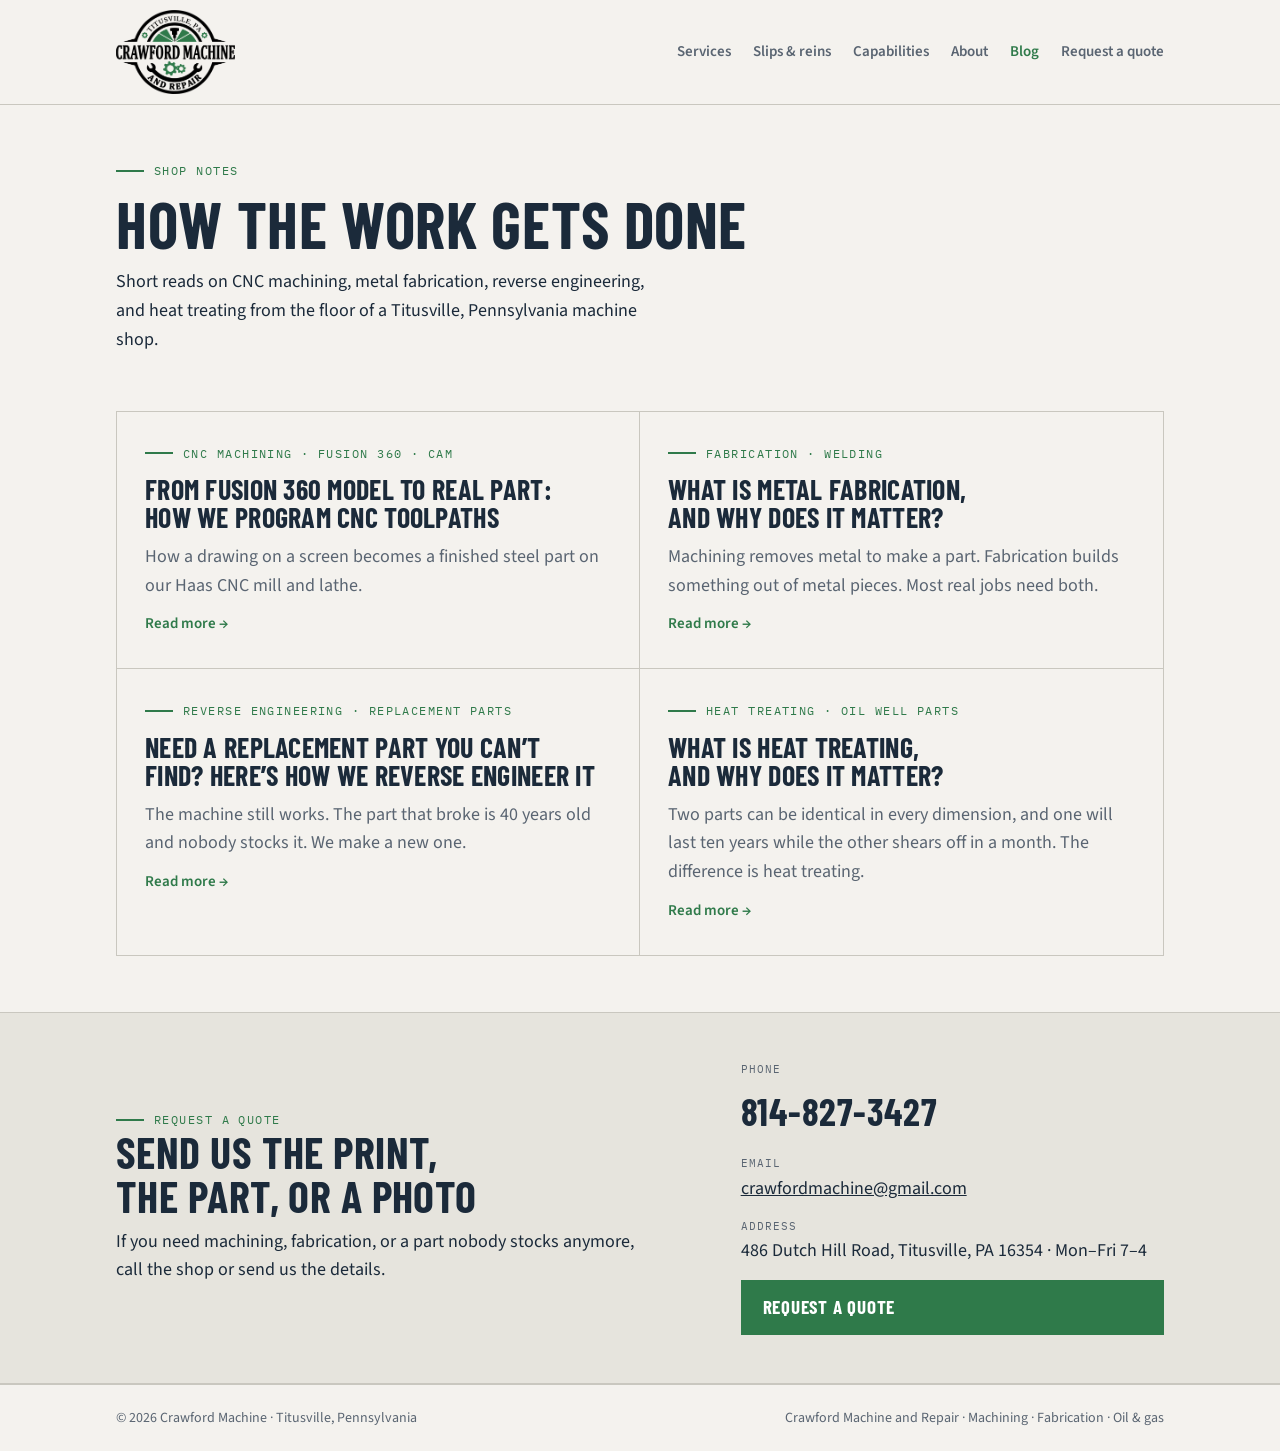
<file: blog/index.html>
<!doctype html>
<html lang="en">
<head>
<meta charset="utf-8">
<meta name="viewport" content="width=device-width, initial-scale=1">
<title>Shop Notes: Machining, Fabrication &amp; Heat Treating | Crawford Machine, Titusville PA</title>
<meta name="description" content="Short reads from Crawford Machine, a Titusville, PA machine shop: CNC machining with Fusion 360, metal fabrication, reverse engineering replacement parts, and heat treating.">
<link rel="canonical" href="https://crawfordmachine.com/blog/">
<link rel="icon" href="/favicon.ico" sizes="32x32">
<link rel="icon" href="/favicon-32.png" type="image/png" sizes="32x32">
<link rel="apple-touch-icon" href="/apple-touch-icon.png">
<meta property="og:title" content="Shop Notes · Crawford Machine">
<meta property="og:description" content="Short reads from Crawford Machine, a Titusville, PA machine shop: CNC machining with Fusion 360, metal fabrication, reverse engineering replacement parts, and heat treating.">
<meta property="og:image" content="https://crawfordmachine.com/og-image.png">
<meta property="og:type" content="website">
<link rel="stylesheet" href="https://fonts.googleapis.com/css2?family=Barlow+Condensed:wght@600;700&family=Source+Sans+3:ital,wght@0,400;0,600;1,400&family=IBM+Plex+Mono:wght@400;500&display=swap">
<link rel="stylesheet" href="/blog/blog.css">
</head>
<body>
<header>
  <div class="wrap">
    <a class="brand" href="/" aria-label="Crawford Machine home"><img class="logo-light" src="/badge.png" alt="Crawford Machine and Repair, Titusville, PA" width="1072" height="756"><img class="logo-dark" src="/badge-reversed.png" alt="" width="1072" height="756"></a>
    <nav>
      <a href="/#services">Services</a>
      <a href="/#slips">Slips &amp; reins</a>
      <a href="/#capabilities">Capabilities</a>
      <a href="/#about">About</a>
      <a href="/blog/" aria-current="page">Blog</a>
      <a href="/#quote">Request a quote</a>
    </nav>
  </div>
</header>
<div class="wrap">
  <div class="intro">
    <div class="eyebrow">Shop notes</div>
    <h1>How the work gets done</h1>
    <p>Short reads on CNC machining, metal fabrication, reverse engineering, and heat treating from the floor of a Titusville, Pennsylvania machine shop.</p>
  </div>
  <div class="posts">
      <div class="post">
        <div class="eyebrow">CNC machining · Fusion 360 · CAM</div>
        <h2><a href="/blog/fusion-360-cam-toolpaths-cnc-machining/">From Fusion 360 Model to Real Part: How We Program CNC Toolpaths</a></h2>
        <p>How a drawing on a screen becomes a finished steel part on our Haas CNC mill and lathe.</p>
        <a class="more" href="/blog/fusion-360-cam-toolpaths-cnc-machining/">Read more →</a>
      </div>
      <div class="post">
        <div class="eyebrow">Fabrication · Welding</div>
        <h2><a href="/blog/what-is-metal-fabrication/">What Is Metal Fabrication, and Why Does It Matter?</a></h2>
        <p>Machining removes metal to make a part. Fabrication builds something out of metal pieces. Most real jobs need both.</p>
        <a class="more" href="/blog/what-is-metal-fabrication/">Read more →</a>
      </div>
      <div class="post">
        <div class="eyebrow">Reverse engineering · Replacement parts</div>
        <h2><a href="/blog/reverse-engineering-replacement-parts/">Need a Replacement Part You Can&rsquo;t Find? Here&rsquo;s How We Reverse Engineer It</a></h2>
        <p>The machine still works. The part that broke is 40 years old and nobody stocks it. We make a new one.</p>
        <a class="more" href="/blog/reverse-engineering-replacement-parts/">Read more →</a>
      </div>
      <div class="post">
        <div class="eyebrow">Heat treating · Oil well parts</div>
        <h2><a href="/blog/what-is-heat-treating/">What Is Heat Treating, and Why Does It Matter?</a></h2>
        <p>Two parts can be identical in every dimension, and one will last ten years while the other shears off in a month. The difference is heat treating.</p>
        <a class="more" href="/blog/what-is-heat-treating/">Read more →</a>
      </div>
  </div>
</div>
<section class="cta">
  <div class="wrap">
    <div>
      <div class="eyebrow">Request a quote</div>
      <h2>Send us the print, the part, or a photo</h2>
      <p>If you need machining, fabrication, or a part nobody stocks anymore, call the shop or send us the details.</p>
    </div>
    <div class="stack">
      <div><small>Phone</small><div class="big"><a href="tel:+1-814-827-3427">814-827-3427</a></div></div>
      <div><small>Email</small><a href="mailto:crawfordmachine@gmail.com">crawfordmachine@gmail.com</a></div>
      <div><small>Address</small>486 Dutch Hill Road, Titusville, PA 16354 · Mon–Fri 7–4</div>
      <a class="btn" href="/#quote">Request a quote</a>
    </div>
  </div>
</section>
<footer>
  <div class="wrap">
    <span>© 2026 Crawford Machine · Titusville, Pennsylvania</span>
    <span>Crawford Machine and Repair · Machining · Fabrication · Oil &amp; gas</span>
  </div>
</footer>
</body>
</html>
</file>
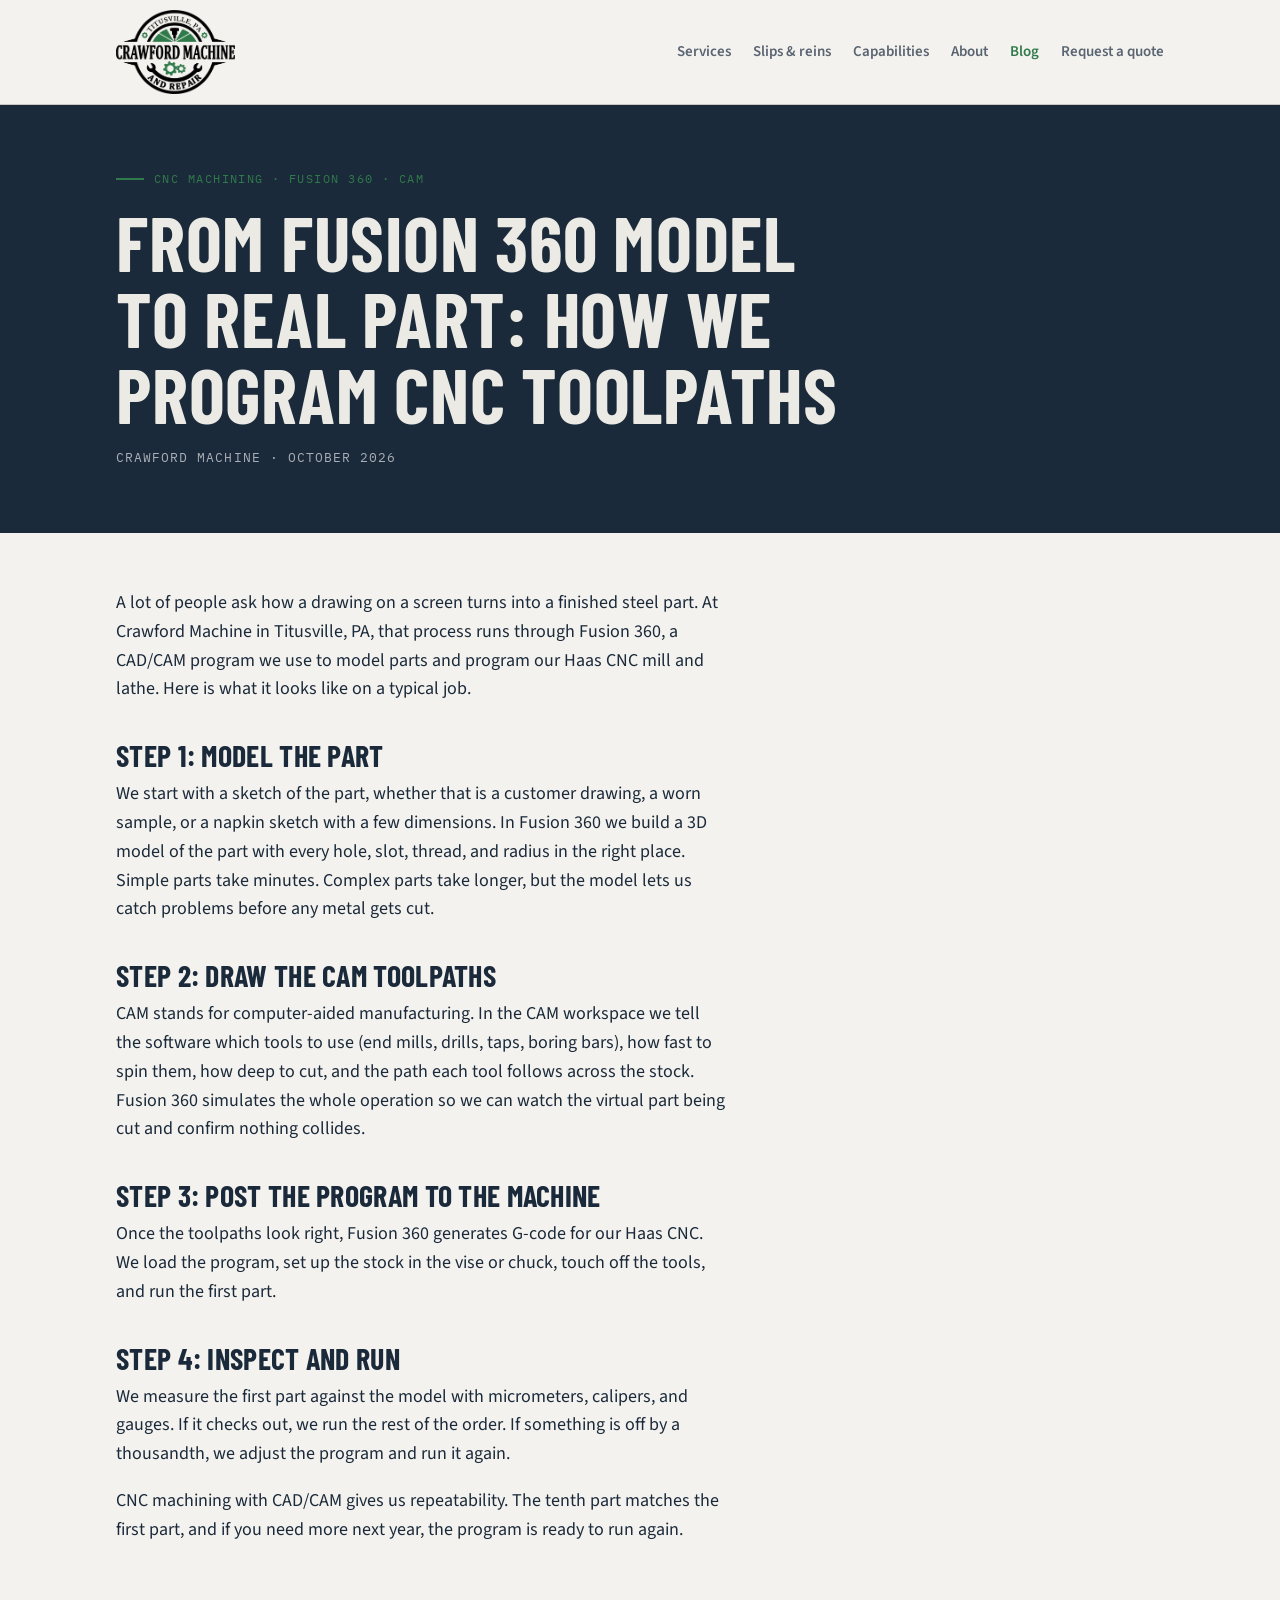
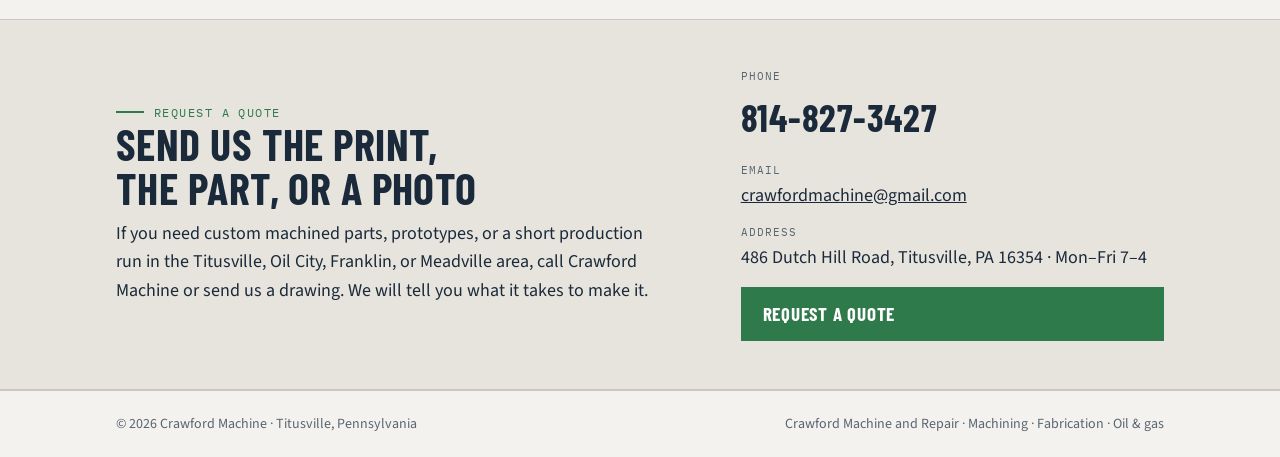
<file: blog/fusion-360-cam-toolpaths-cnc-machining/index.html>
<!doctype html>
<html lang="en">
<head>
<meta charset="utf-8">
<meta name="viewport" content="width=device-width, initial-scale=1">
<title>Fusion 360 and CAM: From Model to Real Part | Crawford Machine, Titusville PA</title>
<meta name="description" content="How Crawford Machine in Titusville, PA turns a Fusion 360 CAD model into CAM toolpaths and a finished CNC-machined part on our Haas mill and lathe.">
<link rel="canonical" href="https://crawfordmachine.com/blog/fusion-360-cam-toolpaths-cnc-machining/">
<link rel="icon" href="/favicon.ico" sizes="32x32">
<link rel="icon" href="/favicon-32.png" type="image/png" sizes="32x32">
<link rel="apple-touch-icon" href="/apple-touch-icon.png">
<meta property="og:title" content="From Fusion 360 Model to Real Part: How We Program CNC Toolpaths">
<meta property="og:description" content="How Crawford Machine in Titusville, PA turns a Fusion 360 CAD model into CAM toolpaths and a finished CNC-machined part on our Haas mill and lathe.">
<meta property="og:image" content="https://crawfordmachine.com/og-image.png">
<meta property="og:type" content="article">
<script type="application/ld+json">{"@context": "https://schema.org", "@type": "BlogPosting", "headline": "From Fusion 360 Model to Real Part: How We Program CNC Toolpaths", "description": "How Crawford Machine in Titusville, PA turns a Fusion 360 CAD model into CAM toolpaths and a finished CNC-machined part on our Haas mill and lathe.", "datePublished": "2026-10-23", "dateModified": "2026-10-23", "mainEntityOfPage": "https://crawfordmachine.com/blog/fusion-360-cam-toolpaths-cnc-machining/", "image": "https://crawfordmachine.com/og-image.png", "author": {"@type": "Organization", "name": "Crawford Machine"}, "publisher": {"@type": "Organization", "name": "Crawford Machine", "logo": {"@type": "ImageObject", "url": "https://crawfordmachine.com/og-image.png"}}}</script>
<link rel="stylesheet" href="https://fonts.googleapis.com/css2?family=Barlow+Condensed:wght@600;700&family=Source+Sans+3:ital,wght@0,400;0,600;1,400&family=IBM+Plex+Mono:wght@400;500&display=swap">
<link rel="stylesheet" href="/blog/blog.css">
</head>
<body>
<header>
  <div class="wrap">
    <a class="brand" href="/" aria-label="Crawford Machine home"><img class="logo-light" src="/badge.png" alt="Crawford Machine and Repair, Titusville, PA" width="1072" height="756"><img class="logo-dark" src="/badge-reversed.png" alt="" width="1072" height="756"></a>
    <nav>
      <a href="/#services">Services</a>
      <a href="/#slips">Slips &amp; reins</a>
      <a href="/#capabilities">Capabilities</a>
      <a href="/#about">About</a>
      <a href="/blog/" aria-current="page">Blog</a>
      <a href="/#quote">Request a quote</a>
    </nav>
  </div>
</header>
<section class="titleband">
  <div class="wrap">
    <div class="eyebrow">CNC machining · Fusion 360 · CAM</div>
    <h1>From Fusion 360 Model to Real Part: How We Program CNC Toolpaths</h1>
    <div class="date">Crawford Machine · October 2026</div>
  </div>
</section>
<div class="wrap"><article>
<p>A lot of people ask how a drawing on a screen turns into a finished steel part. At Crawford Machine in Titusville, PA, that process runs through Fusion 360, a CAD/CAM program we use to model parts and program our Haas CNC mill and lathe. Here is what it looks like on a typical job.</p>
<h2>Step 1: Model the part</h2>
<p>We start with a sketch of the part, whether that is a customer drawing, a worn sample, or a napkin sketch with a few dimensions. In Fusion 360 we build a 3D model of the part with every hole, slot, thread, and radius in the right place. Simple parts take minutes. Complex parts take longer, but the model lets us catch problems before any metal gets cut.</p>
<h2>Step 2: Draw the CAM toolpaths</h2>
<p>CAM stands for computer-aided manufacturing. In the CAM workspace we tell the software which tools to use (end mills, drills, taps, boring bars), how fast to spin them, how deep to cut, and the path each tool follows across the stock. Fusion 360 simulates the whole operation so we can watch the virtual part being cut and confirm nothing collides.</p>
<h2>Step 3: Post the program to the machine</h2>
<p>Once the toolpaths look right, Fusion 360 generates G-code for our Haas CNC. We load the program, set up the stock in the vise or chuck, touch off the tools, and run the first part.</p>
<h2>Step 4: Inspect and run</h2>
<p>We measure the first part against the model with micrometers, calipers, and gauges. If it checks out, we run the rest of the order. If something is off by a thousandth, we adjust the program and run it again.</p>
<p>CNC machining with CAD/CAM gives us repeatability. The tenth part matches the first part, and if you need more next year, the program is ready to run again.</p>
</article></div>
<section class="cta">
  <div class="wrap">
    <div>
      <div class="eyebrow">Request a quote</div>
      <h2>Send us the print, the part, or a photo</h2>
      <p>If you need custom machined parts, prototypes, or a short production run in the Titusville, Oil City, Franklin, or Meadville area, call Crawford Machine or send us a drawing. We will tell you what it takes to make it.</p>
    </div>
    <div class="stack">
      <div><small>Phone</small><div class="big"><a href="tel:+1-814-827-3427">814-827-3427</a></div></div>
      <div><small>Email</small><a href="mailto:crawfordmachine@gmail.com">crawfordmachine@gmail.com</a></div>
      <div><small>Address</small>486 Dutch Hill Road, Titusville, PA 16354 · Mon–Fri 7–4</div>
      <a class="btn" href="/#quote">Request a quote</a>
    </div>
  </div>
</section>
<footer>
  <div class="wrap">
    <span>© 2026 Crawford Machine · Titusville, Pennsylvania</span>
    <span>Crawford Machine and Repair · Machining · Fabrication · Oil &amp; gas</span>
  </div>
</footer>
</body>
</html>
</file>
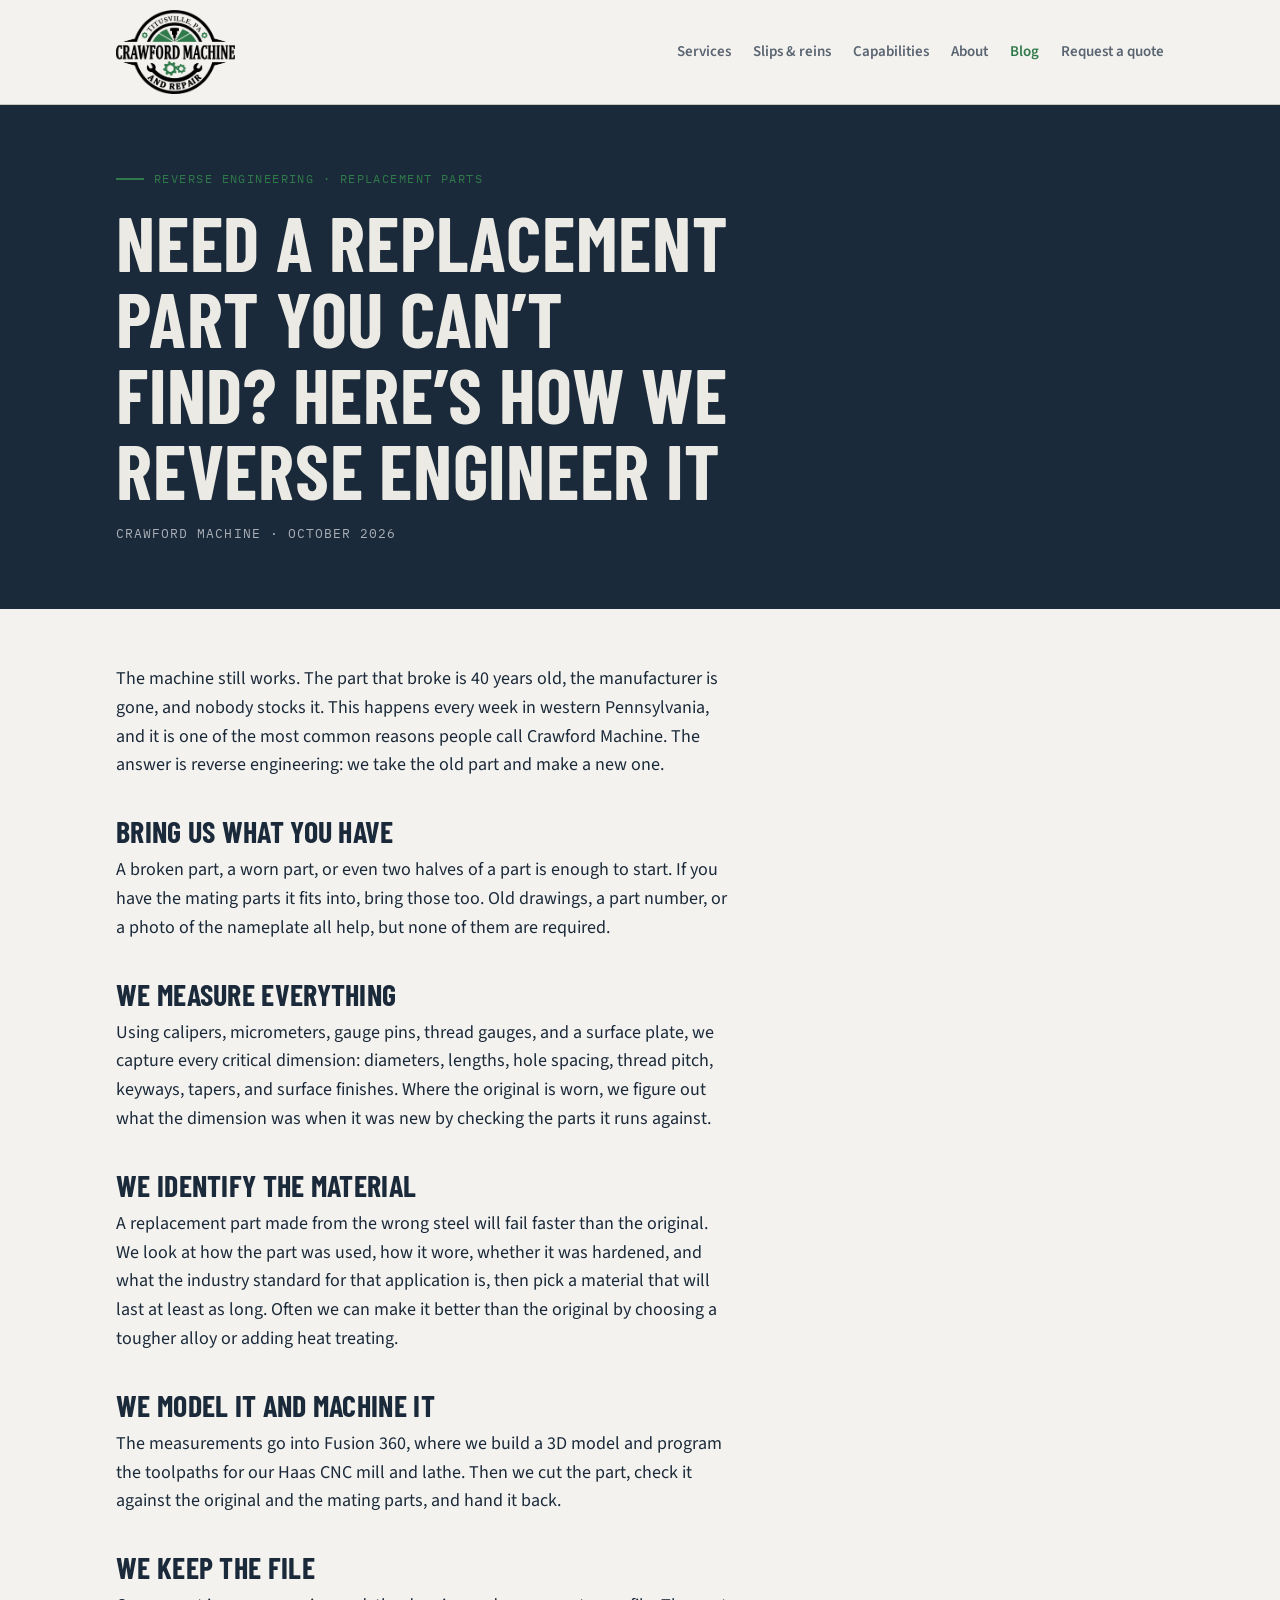
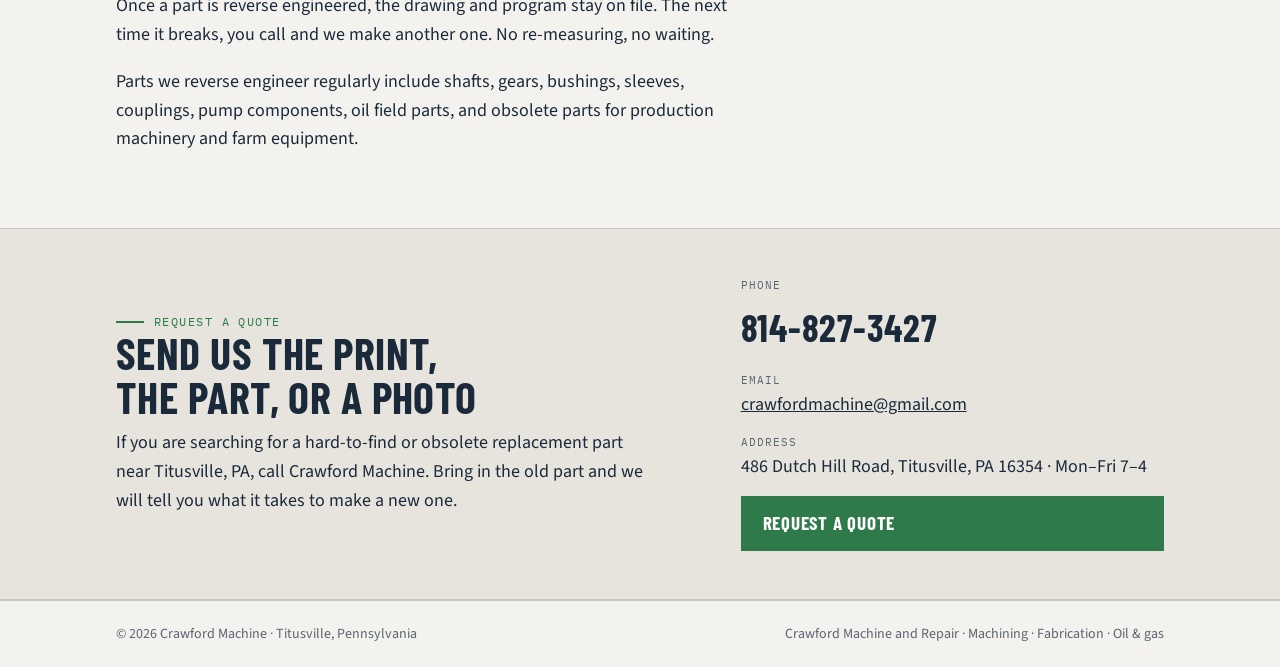
<file: blog/reverse-engineering-replacement-parts/index.html>
<!doctype html>
<html lang="en">
<head>
<meta charset="utf-8">
<meta name="viewport" content="width=device-width, initial-scale=1">
<title>Reverse Engineering Hard-to-Find Replacement Parts | Crawford Machine, Titusville PA</title>
<meta name="description" content="Obsolete or hard-to-find replacement part? Crawford Machine in Titusville, PA reverse engineers worn and broken parts and machines new ones to fit.">
<link rel="canonical" href="https://crawfordmachine.com/blog/reverse-engineering-replacement-parts/">
<link rel="icon" href="/favicon.ico" sizes="32x32">
<link rel="icon" href="/favicon-32.png" type="image/png" sizes="32x32">
<link rel="apple-touch-icon" href="/apple-touch-icon.png">
<meta property="og:title" content="Need a Replacement Part You Can’t Find? Here’s How We Reverse Engineer It">
<meta property="og:description" content="Obsolete or hard-to-find replacement part? Crawford Machine in Titusville, PA reverse engineers worn and broken parts and machines new ones to fit.">
<meta property="og:image" content="https://crawfordmachine.com/og-image.png">
<meta property="og:type" content="article">
<script type="application/ld+json">{"@context": "https://schema.org", "@type": "BlogPosting", "headline": "Need a Replacement Part You Can\u2019t Find? Here\u2019s How We Reverse Engineer It", "description": "Obsolete or hard-to-find replacement part? Crawford Machine in Titusville, PA reverse engineers worn and broken parts and machines new ones to fit.", "datePublished": "2026-10-23", "dateModified": "2026-10-23", "mainEntityOfPage": "https://crawfordmachine.com/blog/reverse-engineering-replacement-parts/", "image": "https://crawfordmachine.com/og-image.png", "author": {"@type": "Organization", "name": "Crawford Machine"}, "publisher": {"@type": "Organization", "name": "Crawford Machine", "logo": {"@type": "ImageObject", "url": "https://crawfordmachine.com/og-image.png"}}}</script>
<link rel="stylesheet" href="https://fonts.googleapis.com/css2?family=Barlow+Condensed:wght@600;700&family=Source+Sans+3:ital,wght@0,400;0,600;1,400&family=IBM+Plex+Mono:wght@400;500&display=swap">
<link rel="stylesheet" href="/blog/blog.css">
</head>
<body>
<header>
  <div class="wrap">
    <a class="brand" href="/" aria-label="Crawford Machine home"><img class="logo-light" src="/badge.png" alt="Crawford Machine and Repair, Titusville, PA" width="1072" height="756"><img class="logo-dark" src="/badge-reversed.png" alt="" width="1072" height="756"></a>
    <nav>
      <a href="/#services">Services</a>
      <a href="/#slips">Slips &amp; reins</a>
      <a href="/#capabilities">Capabilities</a>
      <a href="/#about">About</a>
      <a href="/blog/" aria-current="page">Blog</a>
      <a href="/#quote">Request a quote</a>
    </nav>
  </div>
</header>
<section class="titleband">
  <div class="wrap">
    <div class="eyebrow">Reverse engineering · Replacement parts</div>
    <h1>Need a Replacement Part You Can&rsquo;t Find? Here&rsquo;s How We Reverse Engineer It</h1>
    <div class="date">Crawford Machine · October 2026</div>
  </div>
</section>
<div class="wrap"><article>
<p>The machine still works. The part that broke is 40 years old, the manufacturer is gone, and nobody stocks it. This happens every week in western Pennsylvania, and it is one of the most common reasons people call Crawford Machine. The answer is reverse engineering: we take the old part and make a new one.</p>
<h2>Bring us what you have</h2>
<p>A broken part, a worn part, or even two halves of a part is enough to start. If you have the mating parts it fits into, bring those too. Old drawings, a part number, or a photo of the nameplate all help, but none of them are required.</p>
<h2>We measure everything</h2>
<p>Using calipers, micrometers, gauge pins, thread gauges, and a surface plate, we capture every critical dimension: diameters, lengths, hole spacing, thread pitch, keyways, tapers, and surface finishes. Where the original is worn, we figure out what the dimension was when it was new by checking the parts it runs against.</p>
<h2>We identify the material</h2>
<p>A replacement part made from the wrong steel will fail faster than the original. We look at how the part was used, how it wore, whether it was hardened, and what the industry standard for that application is, then pick a material that will last at least as long. Often we can make it better than the original by choosing a tougher alloy or adding heat treating.</p>
<h2>We model it and machine it</h2>
<p>The measurements go into Fusion 360, where we build a 3D model and program the toolpaths for our Haas CNC mill and lathe. Then we cut the part, check it against the original and the mating parts, and hand it back.</p>
<h2>We keep the file</h2>
<p>Once a part is reverse engineered, the drawing and program stay on file. The next time it breaks, you call and we make another one. No re-measuring, no waiting.</p>
<p>Parts we reverse engineer regularly include shafts, gears, bushings, sleeves, couplings, pump components, oil field parts, and obsolete parts for production machinery and farm equipment.</p>
</article></div>
<section class="cta">
  <div class="wrap">
    <div>
      <div class="eyebrow">Request a quote</div>
      <h2>Send us the print, the part, or a photo</h2>
      <p>If you are searching for a hard-to-find or obsolete replacement part near Titusville, PA, call Crawford Machine. Bring in the old part and we will tell you what it takes to make a new one.</p>
    </div>
    <div class="stack">
      <div><small>Phone</small><div class="big"><a href="tel:+1-814-827-3427">814-827-3427</a></div></div>
      <div><small>Email</small><a href="mailto:crawfordmachine@gmail.com">crawfordmachine@gmail.com</a></div>
      <div><small>Address</small>486 Dutch Hill Road, Titusville, PA 16354 · Mon–Fri 7–4</div>
      <a class="btn" href="/#quote">Request a quote</a>
    </div>
  </div>
</section>
<footer>
  <div class="wrap">
    <span>© 2026 Crawford Machine · Titusville, Pennsylvania</span>
    <span>Crawford Machine and Repair · Machining · Fabrication · Oil &amp; gas</span>
  </div>
</footer>
</body>
</html>
</file>
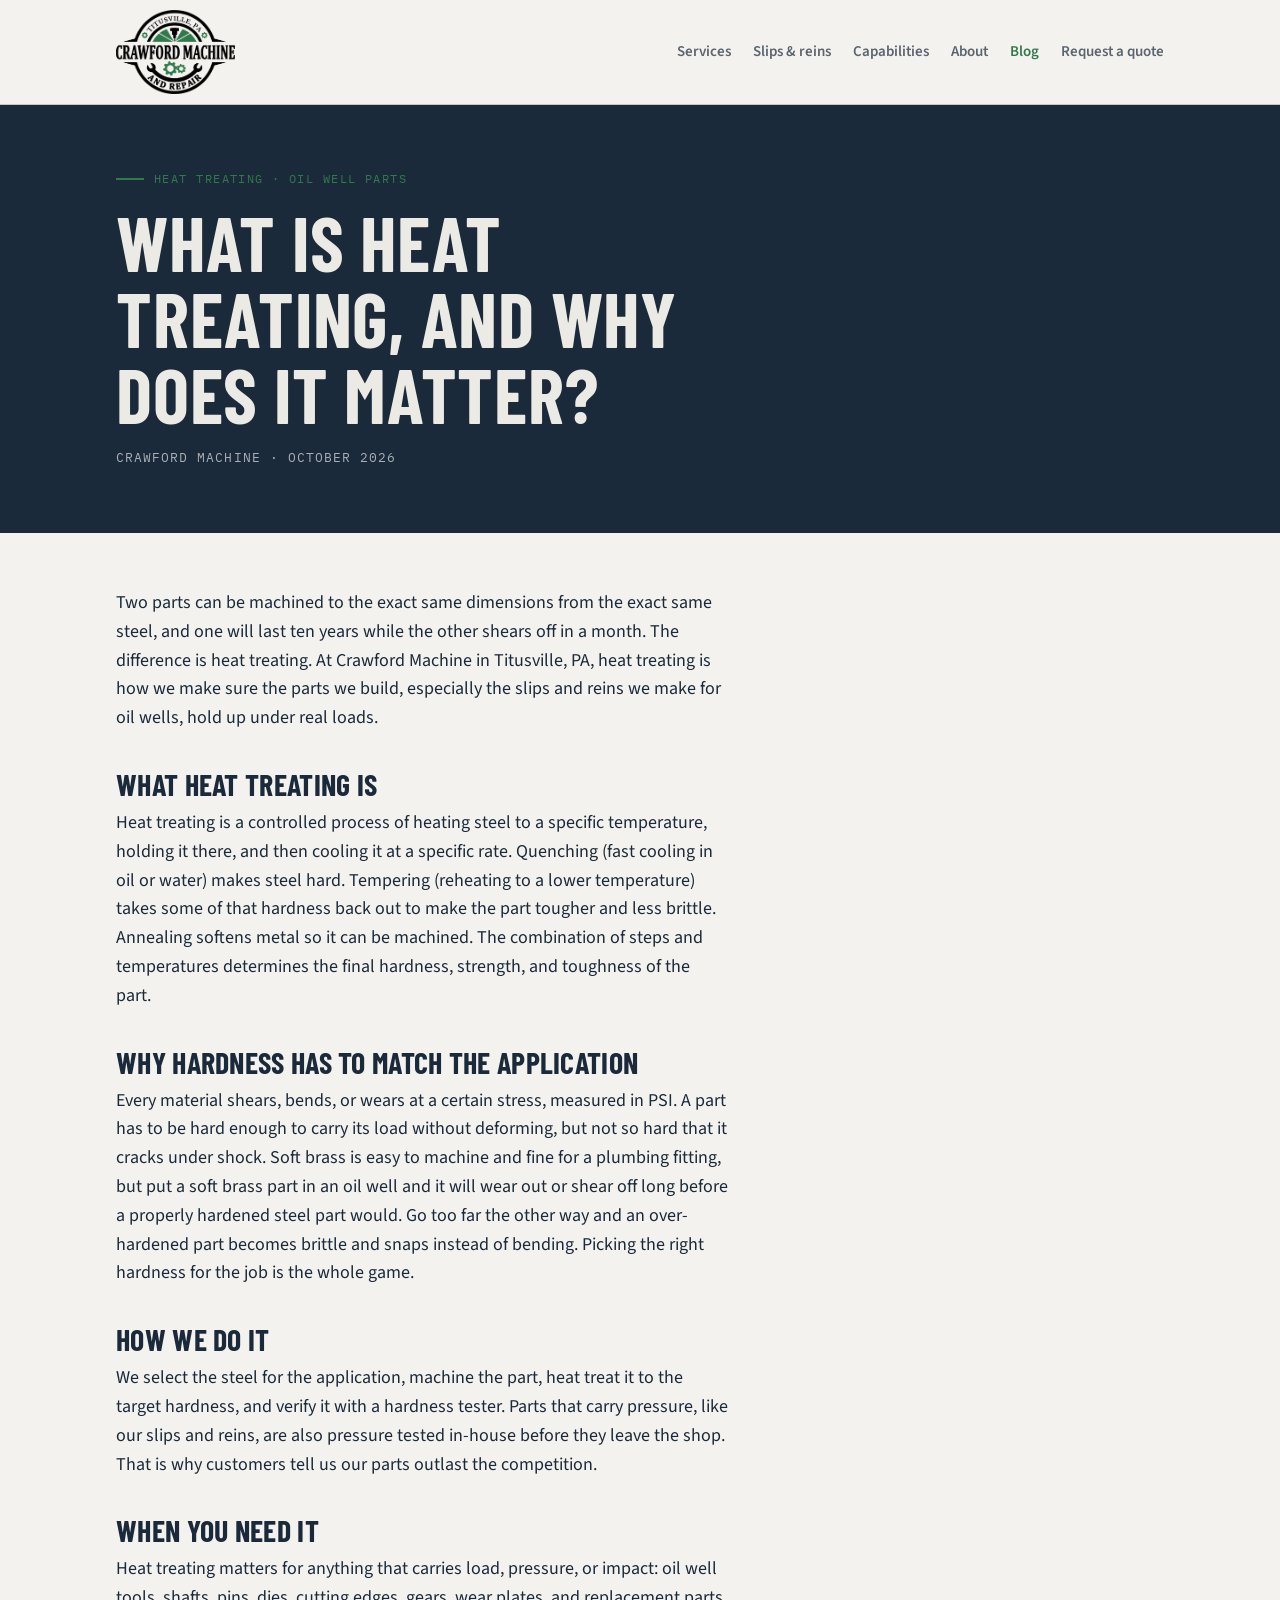
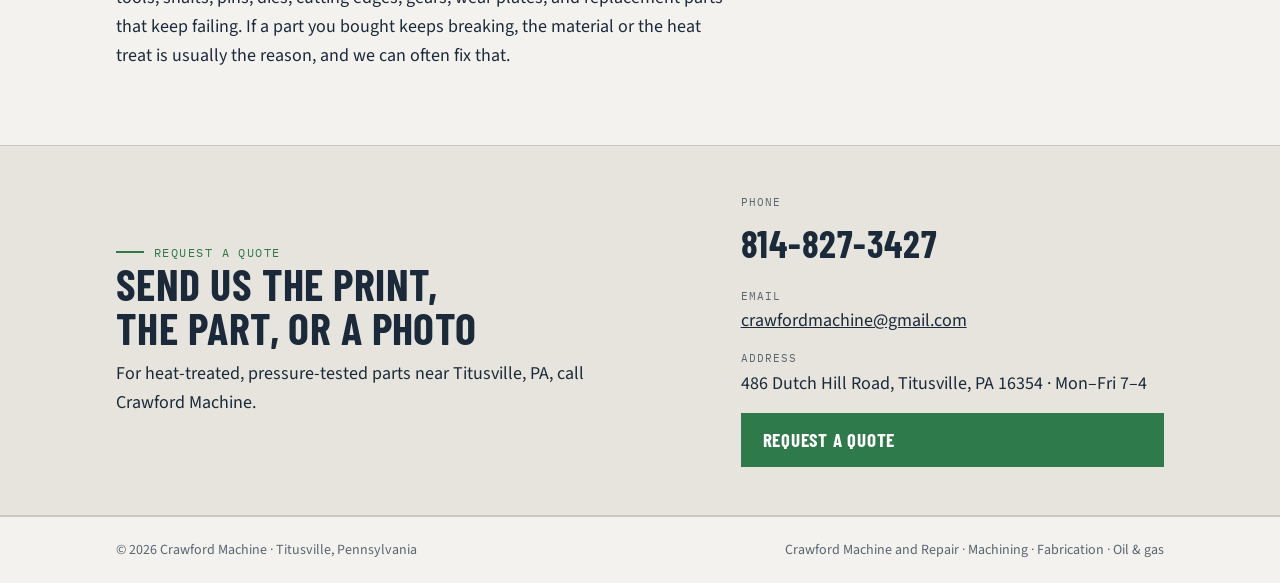
<file: blog/what-is-heat-treating/index.html>
<!doctype html>
<html lang="en">
<head>
<meta charset="utf-8">
<meta name="viewport" content="width=device-width, initial-scale=1">
<title>What Is Heat Treating and Why It Matters | Crawford Machine, Titusville PA</title>
<meta name="description" content="Heat treating explained: how Crawford Machine in Titusville, PA hardens and tempers steel so oil well slips, reins, and other parts hold up under load.">
<link rel="canonical" href="https://crawfordmachine.com/blog/what-is-heat-treating/">
<link rel="icon" href="/favicon.ico" sizes="32x32">
<link rel="icon" href="/favicon-32.png" type="image/png" sizes="32x32">
<link rel="apple-touch-icon" href="/apple-touch-icon.png">
<meta property="og:title" content="What Is Heat Treating, and Why Does It Matter?">
<meta property="og:description" content="Heat treating explained: how Crawford Machine in Titusville, PA hardens and tempers steel so oil well slips, reins, and other parts hold up under load.">
<meta property="og:image" content="https://crawfordmachine.com/og-image.png">
<meta property="og:type" content="article">
<script type="application/ld+json">{"@context": "https://schema.org", "@type": "BlogPosting", "headline": "What Is Heat Treating, and Why Does It Matter?", "description": "Heat treating explained: how Crawford Machine in Titusville, PA hardens and tempers steel so oil well slips, reins, and other parts hold up under load.", "datePublished": "2026-10-23", "dateModified": "2026-10-23", "mainEntityOfPage": "https://crawfordmachine.com/blog/what-is-heat-treating/", "image": "https://crawfordmachine.com/og-image.png", "author": {"@type": "Organization", "name": "Crawford Machine"}, "publisher": {"@type": "Organization", "name": "Crawford Machine", "logo": {"@type": "ImageObject", "url": "https://crawfordmachine.com/og-image.png"}}}</script>
<link rel="stylesheet" href="https://fonts.googleapis.com/css2?family=Barlow+Condensed:wght@600;700&family=Source+Sans+3:ital,wght@0,400;0,600;1,400&family=IBM+Plex+Mono:wght@400;500&display=swap">
<link rel="stylesheet" href="/blog/blog.css">
</head>
<body>
<header>
  <div class="wrap">
    <a class="brand" href="/" aria-label="Crawford Machine home"><img class="logo-light" src="/badge.png" alt="Crawford Machine and Repair, Titusville, PA" width="1072" height="756"><img class="logo-dark" src="/badge-reversed.png" alt="" width="1072" height="756"></a>
    <nav>
      <a href="/#services">Services</a>
      <a href="/#slips">Slips &amp; reins</a>
      <a href="/#capabilities">Capabilities</a>
      <a href="/#about">About</a>
      <a href="/blog/" aria-current="page">Blog</a>
      <a href="/#quote">Request a quote</a>
    </nav>
  </div>
</header>
<section class="titleband">
  <div class="wrap">
    <div class="eyebrow">Heat treating · Oil well parts</div>
    <h1>What Is Heat Treating, and Why Does It Matter?</h1>
    <div class="date">Crawford Machine · October 2026</div>
  </div>
</section>
<div class="wrap"><article>
<p>Two parts can be machined to the exact same dimensions from the exact same steel, and one will last ten years while the other shears off in a month. The difference is heat treating. At Crawford Machine in Titusville, PA, heat treating is how we make sure the parts we build, especially the slips and reins we make for oil wells, hold up under real loads.</p>
<h2>What heat treating is</h2>
<p>Heat treating is a controlled process of heating steel to a specific temperature, holding it there, and then cooling it at a specific rate. Quenching (fast cooling in oil or water) makes steel hard. Tempering (reheating to a lower temperature) takes some of that hardness back out to make the part tougher and less brittle. Annealing softens metal so it can be machined. The combination of steps and temperatures determines the final hardness, strength, and toughness of the part.</p>
<h2>Why hardness has to match the application</h2>
<p>Every material shears, bends, or wears at a certain stress, measured in PSI. A part has to be hard enough to carry its load without deforming, but not so hard that it cracks under shock. Soft brass is easy to machine and fine for a plumbing fitting, but put a soft brass part in an oil well and it will wear out or shear off long before a properly hardened steel part would. Go too far the other way and an over-hardened part becomes brittle and snaps instead of bending. Picking the right hardness for the job is the whole game.</p>
<h2>How we do it</h2>
<p>We select the steel for the application, machine the part, heat treat it to the target hardness, and verify it with a hardness tester. Parts that carry pressure, like our slips and reins, are also pressure tested in-house before they leave the shop. That is why customers tell us our parts outlast the competition.</p>
<h2>When you need it</h2>
<p>Heat treating matters for anything that carries load, pressure, or impact: oil well tools, shafts, pins, dies, cutting edges, gears, wear plates, and replacement parts that keep failing. If a part you bought keeps breaking, the material or the heat treat is usually the reason, and we can often fix that.</p>
</article></div>
<section class="cta">
  <div class="wrap">
    <div>
      <div class="eyebrow">Request a quote</div>
      <h2>Send us the print, the part, or a photo</h2>
      <p>For heat-treated, pressure-tested parts near Titusville, PA, call Crawford Machine.</p>
    </div>
    <div class="stack">
      <div><small>Phone</small><div class="big"><a href="tel:+1-814-827-3427">814-827-3427</a></div></div>
      <div><small>Email</small><a href="mailto:crawfordmachine@gmail.com">crawfordmachine@gmail.com</a></div>
      <div><small>Address</small>486 Dutch Hill Road, Titusville, PA 16354 · Mon–Fri 7–4</div>
      <a class="btn" href="/#quote">Request a quote</a>
    </div>
  </div>
</section>
<footer>
  <div class="wrap">
    <span>© 2026 Crawford Machine · Titusville, Pennsylvania</span>
    <span>Crawford Machine and Repair · Machining · Fabrication · Oil &amp; gas</span>
  </div>
</footer>
</body>
</html>
</file>
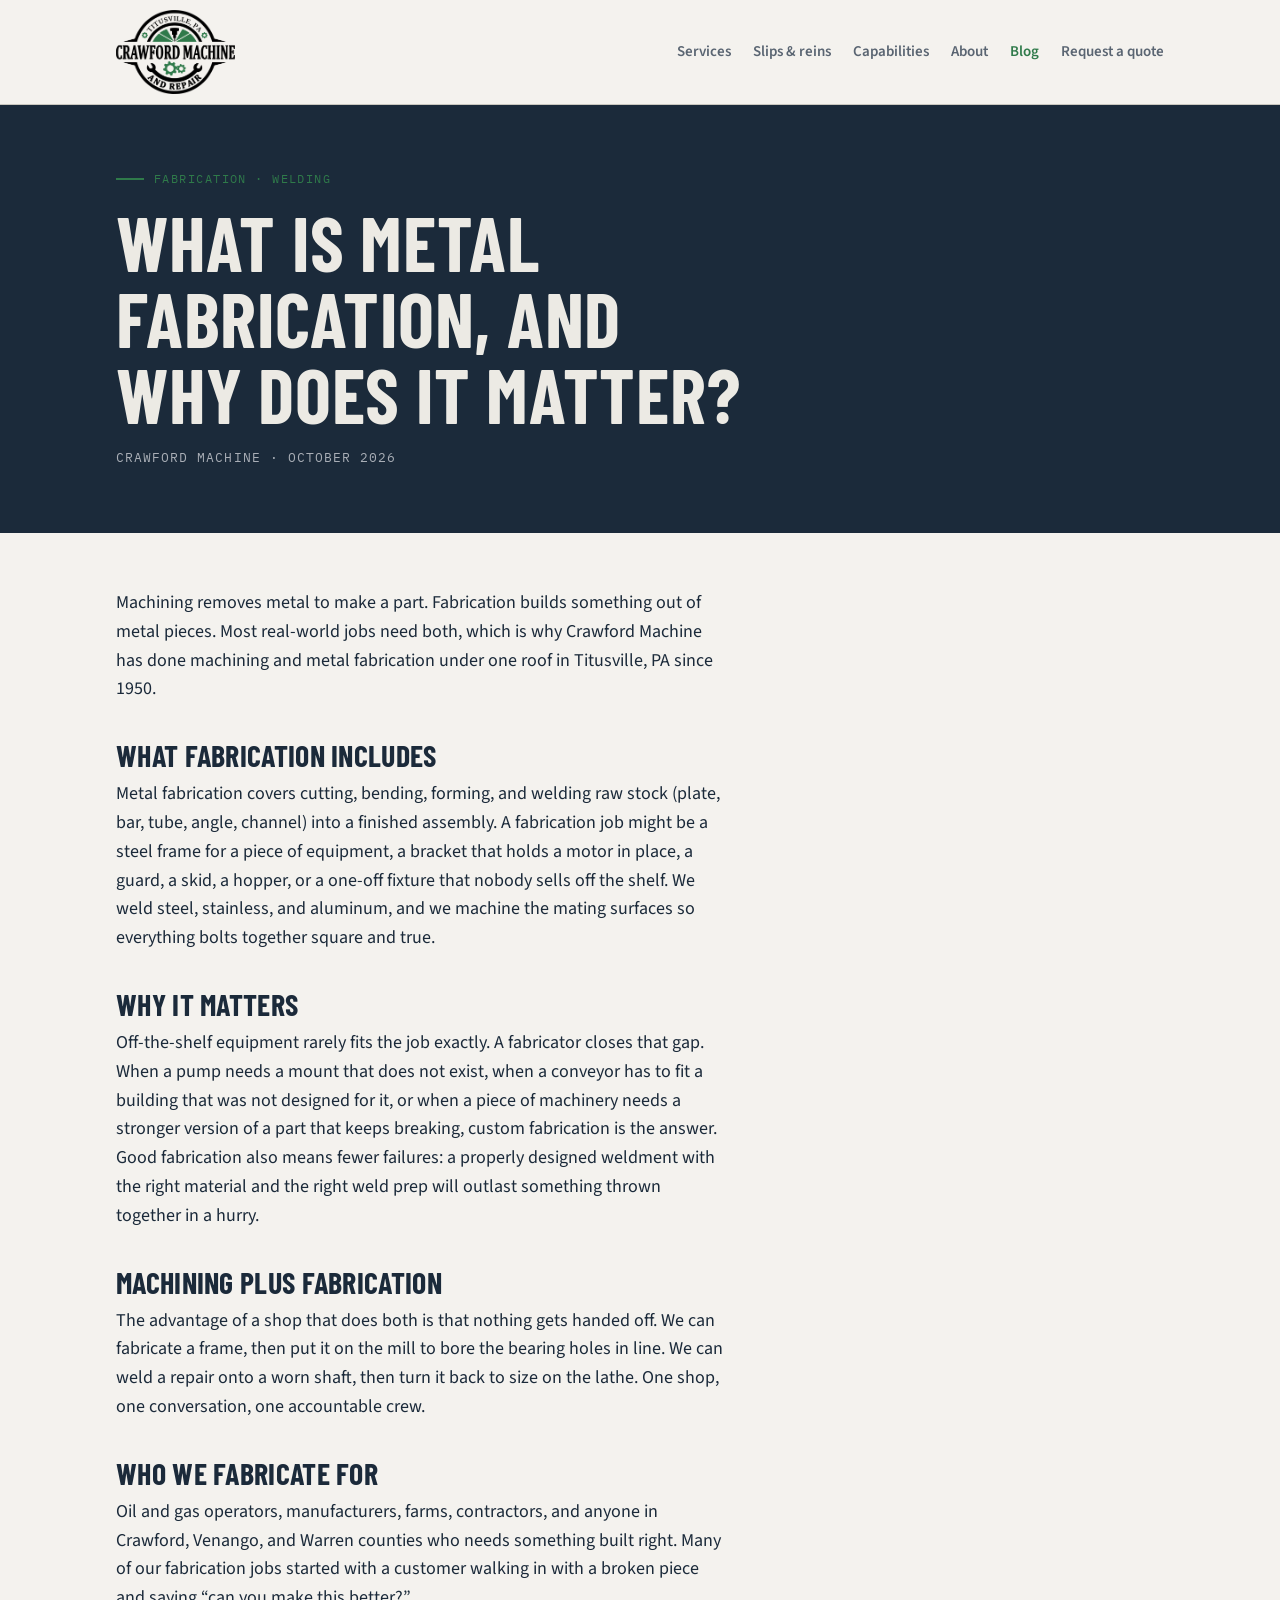
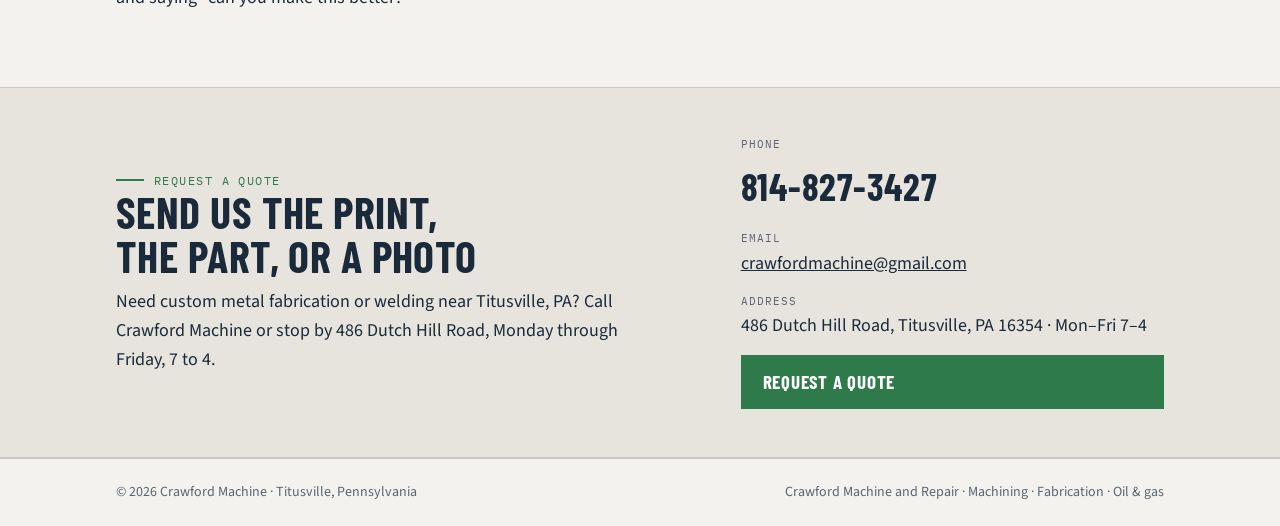
<file: blog/what-is-metal-fabrication/index.html>
<!doctype html>
<html lang="en">
<head>
<meta charset="utf-8">
<meta name="viewport" content="width=device-width, initial-scale=1">
<title>What Is Metal Fabrication and Why It Matters | Crawford Machine, Titusville PA</title>
<meta name="description" content="Metal fabrication explained by Crawford Machine, a Titusville, PA shop doing custom fabrication, welding, and machining under one roof since 1950.">
<link rel="canonical" href="https://crawfordmachine.com/blog/what-is-metal-fabrication/">
<link rel="icon" href="/favicon.ico" sizes="32x32">
<link rel="icon" href="/favicon-32.png" type="image/png" sizes="32x32">
<link rel="apple-touch-icon" href="/apple-touch-icon.png">
<meta property="og:title" content="What Is Metal Fabrication, and Why Does It Matter?">
<meta property="og:description" content="Metal fabrication explained by Crawford Machine, a Titusville, PA shop doing custom fabrication, welding, and machining under one roof since 1950.">
<meta property="og:image" content="https://crawfordmachine.com/og-image.png">
<meta property="og:type" content="article">
<script type="application/ld+json">{"@context": "https://schema.org", "@type": "BlogPosting", "headline": "What Is Metal Fabrication, and Why Does It Matter?", "description": "Metal fabrication explained by Crawford Machine, a Titusville, PA shop doing custom fabrication, welding, and machining under one roof since 1950.", "datePublished": "2026-10-23", "dateModified": "2026-10-23", "mainEntityOfPage": "https://crawfordmachine.com/blog/what-is-metal-fabrication/", "image": "https://crawfordmachine.com/og-image.png", "author": {"@type": "Organization", "name": "Crawford Machine"}, "publisher": {"@type": "Organization", "name": "Crawford Machine", "logo": {"@type": "ImageObject", "url": "https://crawfordmachine.com/og-image.png"}}}</script>
<link rel="stylesheet" href="https://fonts.googleapis.com/css2?family=Barlow+Condensed:wght@600;700&family=Source+Sans+3:ital,wght@0,400;0,600;1,400&family=IBM+Plex+Mono:wght@400;500&display=swap">
<link rel="stylesheet" href="/blog/blog.css">
</head>
<body>
<header>
  <div class="wrap">
    <a class="brand" href="/" aria-label="Crawford Machine home"><img class="logo-light" src="/badge.png" alt="Crawford Machine and Repair, Titusville, PA" width="1072" height="756"><img class="logo-dark" src="/badge-reversed.png" alt="" width="1072" height="756"></a>
    <nav>
      <a href="/#services">Services</a>
      <a href="/#slips">Slips &amp; reins</a>
      <a href="/#capabilities">Capabilities</a>
      <a href="/#about">About</a>
      <a href="/blog/" aria-current="page">Blog</a>
      <a href="/#quote">Request a quote</a>
    </nav>
  </div>
</header>
<section class="titleband">
  <div class="wrap">
    <div class="eyebrow">Fabrication · Welding</div>
    <h1>What Is Metal Fabrication, and Why Does It Matter?</h1>
    <div class="date">Crawford Machine · October 2026</div>
  </div>
</section>
<div class="wrap"><article>
<p>Machining removes metal to make a part. Fabrication builds something out of metal pieces. Most real-world jobs need both, which is why Crawford Machine has done machining and metal fabrication under one roof in Titusville, PA since 1950.</p>
<h2>What fabrication includes</h2>
<p>Metal fabrication covers cutting, bending, forming, and welding raw stock (plate, bar, tube, angle, channel) into a finished assembly. A fabrication job might be a steel frame for a piece of equipment, a bracket that holds a motor in place, a guard, a skid, a hopper, or a one-off fixture that nobody sells off the shelf. We weld steel, stainless, and aluminum, and we machine the mating surfaces so everything bolts together square and true.</p>
<h2>Why it matters</h2>
<p>Off-the-shelf equipment rarely fits the job exactly. A fabricator closes that gap. When a pump needs a mount that does not exist, when a conveyor has to fit a building that was not designed for it, or when a piece of machinery needs a stronger version of a part that keeps breaking, custom fabrication is the answer. Good fabrication also means fewer failures: a properly designed weldment with the right material and the right weld prep will outlast something thrown together in a hurry.</p>
<h2>Machining plus fabrication</h2>
<p>The advantage of a shop that does both is that nothing gets handed off. We can fabricate a frame, then put it on the mill to bore the bearing holes in line. We can weld a repair onto a worn shaft, then turn it back to size on the lathe. One shop, one conversation, one accountable crew.</p>
<h2>Who we fabricate for</h2>
<p>Oil and gas operators, manufacturers, farms, contractors, and anyone in Crawford, Venango, and Warren counties who needs something built right. Many of our fabrication jobs started with a customer walking in with a broken piece and saying &ldquo;can you make this better?&rdquo;</p>
</article></div>
<section class="cta">
  <div class="wrap">
    <div>
      <div class="eyebrow">Request a quote</div>
      <h2>Send us the print, the part, or a photo</h2>
      <p>Need custom metal fabrication or welding near Titusville, PA? Call Crawford Machine or stop by 486 Dutch Hill Road, Monday through Friday, 7 to 4.</p>
    </div>
    <div class="stack">
      <div><small>Phone</small><div class="big"><a href="tel:+1-814-827-3427">814-827-3427</a></div></div>
      <div><small>Email</small><a href="mailto:crawfordmachine@gmail.com">crawfordmachine@gmail.com</a></div>
      <div><small>Address</small>486 Dutch Hill Road, Titusville, PA 16354 · Mon–Fri 7–4</div>
      <a class="btn" href="/#quote">Request a quote</a>
    </div>
  </div>
</section>
<footer>
  <div class="wrap">
    <span>© 2026 Crawford Machine · Titusville, Pennsylvania</span>
    <span>Crawford Machine and Repair · Machining · Fabrication · Oil &amp; gas</span>
  </div>
</footer>
</body>
</html>
</file>
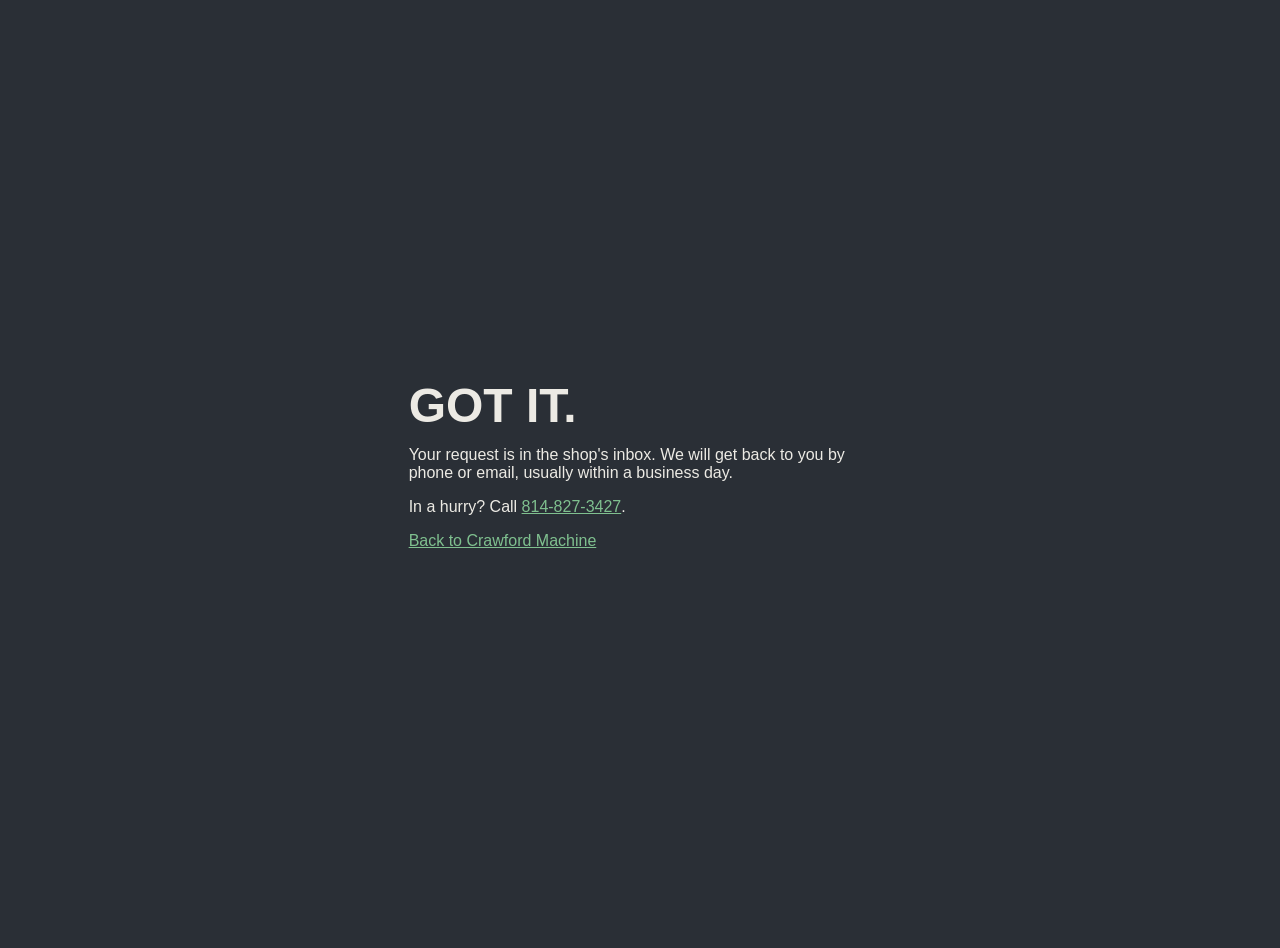
<file: thanks.html>
<!doctype html><html lang="en"><head><meta charset="utf-8"><meta name="viewport" content="width=device-width, initial-scale=1"><title>Request received · Crawford Machine</title>
<style>body{font-family:"Source Sans 3",Helvetica,Arial,sans-serif;background:#2a2f36;color:#eceae4;margin:0;display:grid;min-height:100vh;place-items:center;padding:24px}main{max-width:52ch}h1{font-family:"Barlow Condensed","Arial Narrow",sans-serif;text-transform:uppercase;font-size:48px;margin:0 0 12px;line-height:1}a{color:#7FC08F}</style></head>
<body><main><h1>Got it.</h1><p>Your request is in the shop's inbox. We will get back to you by phone or email, usually within a business day.</p><p>In a hurry? Call <a href="tel:+18148273427">814-827-3427</a>.</p><p><a href="/">Back to Crawford Machine</a></p></main></body></html>
</file>
<file: blog/blog.css>
/* Blog pages share the main site's palette and type. */
:root{--bg:#F4F2EE;--bg-2:#e6e4dd;--ink:#1B2A3A;--ink-2:#5A6572;--line:#c9c7bf;--steel:#1B2A3A;--steel-fg:#eceae4;--accent:#2F7A4A;--accent-fg:#fff;--logo-light:block;--logo-dark:none;
--display:"Barlow Condensed","Arial Narrow",Impact,sans-serif;--body:"Source Sans 3","Segoe UI",Helvetica,Arial,sans-serif;--mono:"IBM Plex Mono",ui-monospace,Menlo,Consolas,monospace}
@media (prefers-color-scheme:dark){:root:not([data-theme="light"]){--bg:#1a1c1f;--bg-2:#22252a;--ink:#ebe9e3;--ink-2:#a7aab0;--line:#3a3e45;--steel:#0f1114;--steel-fg:#ebe9e3;--accent:#7FC08F;--accent-fg:#1B2A3A;--logo-light:none;--logo-dark:block;color-scheme:dark}}
:root[data-theme="dark"]{--bg:#1a1c1f;--bg-2:#22252a;--ink:#ebe9e3;--ink-2:#a7aab0;--line:#3a3e45;--steel:#0f1114;--steel-fg:#ebe9e3;--accent:#7FC08F;--accent-fg:#1B2A3A;--logo-light:none;--logo-dark:block;color-scheme:dark}
*{box-sizing:border-box}
body{background:var(--bg);color:var(--ink);font-family:var(--body);font-size:18px;line-height:1.6;margin:0}
a{color:inherit}
h1,h2,h3{font-family:var(--display);font-weight:700;line-height:1;margin:0;text-wrap:balance;text-transform:uppercase;letter-spacing:.01em}
.wrap{max-width:1080px;margin:0 auto;padding-left:max(16px,env(safe-area-inset-left,0px));padding-right:max(16px,env(safe-area-inset-right,0px))}
.eyebrow{font-family:var(--mono);font-size:12px;letter-spacing:.12em;text-transform:uppercase;color:var(--accent);display:flex;align-items:center;gap:10px}
.eyebrow::before{content:"";width:28px;height:2px;background:var(--accent)}
header{border-bottom:1px solid var(--line);background:var(--bg)}
header .wrap{display:flex;align-items:center;justify-content:space-between;gap:16px;padding-block:10px;flex-wrap:wrap}
.brand{display:block;text-decoration:none}.brand img{height:84px;width:auto;display:block}
.brand .logo-light{display:var(--logo-light)}.brand .logo-dark{display:var(--logo-dark)}
nav{display:flex;gap:22px;font-weight:600;font-size:15px;flex-wrap:wrap}nav a{text-decoration:none;color:var(--ink-2)}nav a:hover,nav a:focus-visible{color:var(--ink)}
nav a[aria-current]{color:var(--accent)}
.btn{display:inline-block;background:var(--accent);color:var(--accent-fg);font-family:var(--display);font-weight:700;font-size:19px;letter-spacing:.04em;text-transform:uppercase;padding:12px 22px;text-decoration:none}
.btn:hover{filter:brightness(.93)}
:focus-visible{outline:3px solid var(--accent);outline-offset:3px}
.titleband{background:var(--steel);color:var(--steel-fg)}
.titleband .wrap{padding-block:64px;display:flex;flex-direction:column;gap:16px}
.titleband h1{font-size:clamp(40px,6.5vw,76px);max-width:22ch}
.titleband .date{font-family:var(--mono);font-size:13px;color:#a9aeb6;letter-spacing:.08em;text-transform:uppercase}
article{max-width:68ch;padding-block:56px}
article h2{font-size:30px;margin-top:36px;margin-bottom:10px}
article p{margin:0 0 18px}
article ul{margin:0 0 18px;padding-left:22px}
.cta{background:var(--bg-2);border-top:1px solid var(--line);border-bottom:1px solid var(--line)}
.cta .wrap{padding-block:48px;display:grid;grid-template-columns:1.4fr 1fr;gap:32px;align-items:center}
.cta h2{font-size:clamp(30px,4.5vw,44px)}
.cta p{margin:10px 0 0;max-width:60ch}
.cta .big{font-family:var(--display);font-size:38px;font-weight:700;letter-spacing:.02em}
.cta .big a{text-decoration:none}
.cta small{display:block;font-family:var(--mono);font-size:11px;letter-spacing:.1em;text-transform:uppercase;color:var(--ink-2);margin-bottom:2px}
.cta .stack{display:flex;flex-direction:column;gap:14px}
.posts{display:grid;grid-template-columns:1fr 1fr;gap:0;border:1px solid var(--line);margin-block:56px}
.post{padding:32px 28px;border-right:1px solid var(--line);border-bottom:1px solid var(--line);display:flex;flex-direction:column;gap:12px;min-width:0}
.post:nth-child(2n){border-right:0}.post:nth-last-child(-n+2){border-bottom:0}
.post h2{font-size:28px}.post h2 a{text-decoration:none}.post h2 a:hover{color:var(--accent)}
.post p{margin:0;color:var(--ink-2)}
.more{font-weight:600;color:var(--accent);text-decoration:none;font-size:15px}
.intro{padding-top:56px;display:flex;flex-direction:column;gap:12px}
.intro h1{font-size:clamp(40px,6vw,64px)}
.intro p{max-width:62ch;margin:0}
footer{border-top:1px solid var(--line);font-size:14px;color:var(--ink-2)}
footer .wrap{display:flex;justify-content:space-between;gap:16px;flex-wrap:wrap;padding-block:22px}
@media (max-width:820px){.brand img{height:64px}.cta .wrap{grid-template-columns:1fr}.posts{grid-template-columns:1fr}.post{border-right:0}.post:nth-last-child(-n+2){border-bottom:1px solid var(--line)}.post:last-child{border-bottom:0}.titleband .wrap{padding-block:44px}article{padding-block:40px}}
</file>
